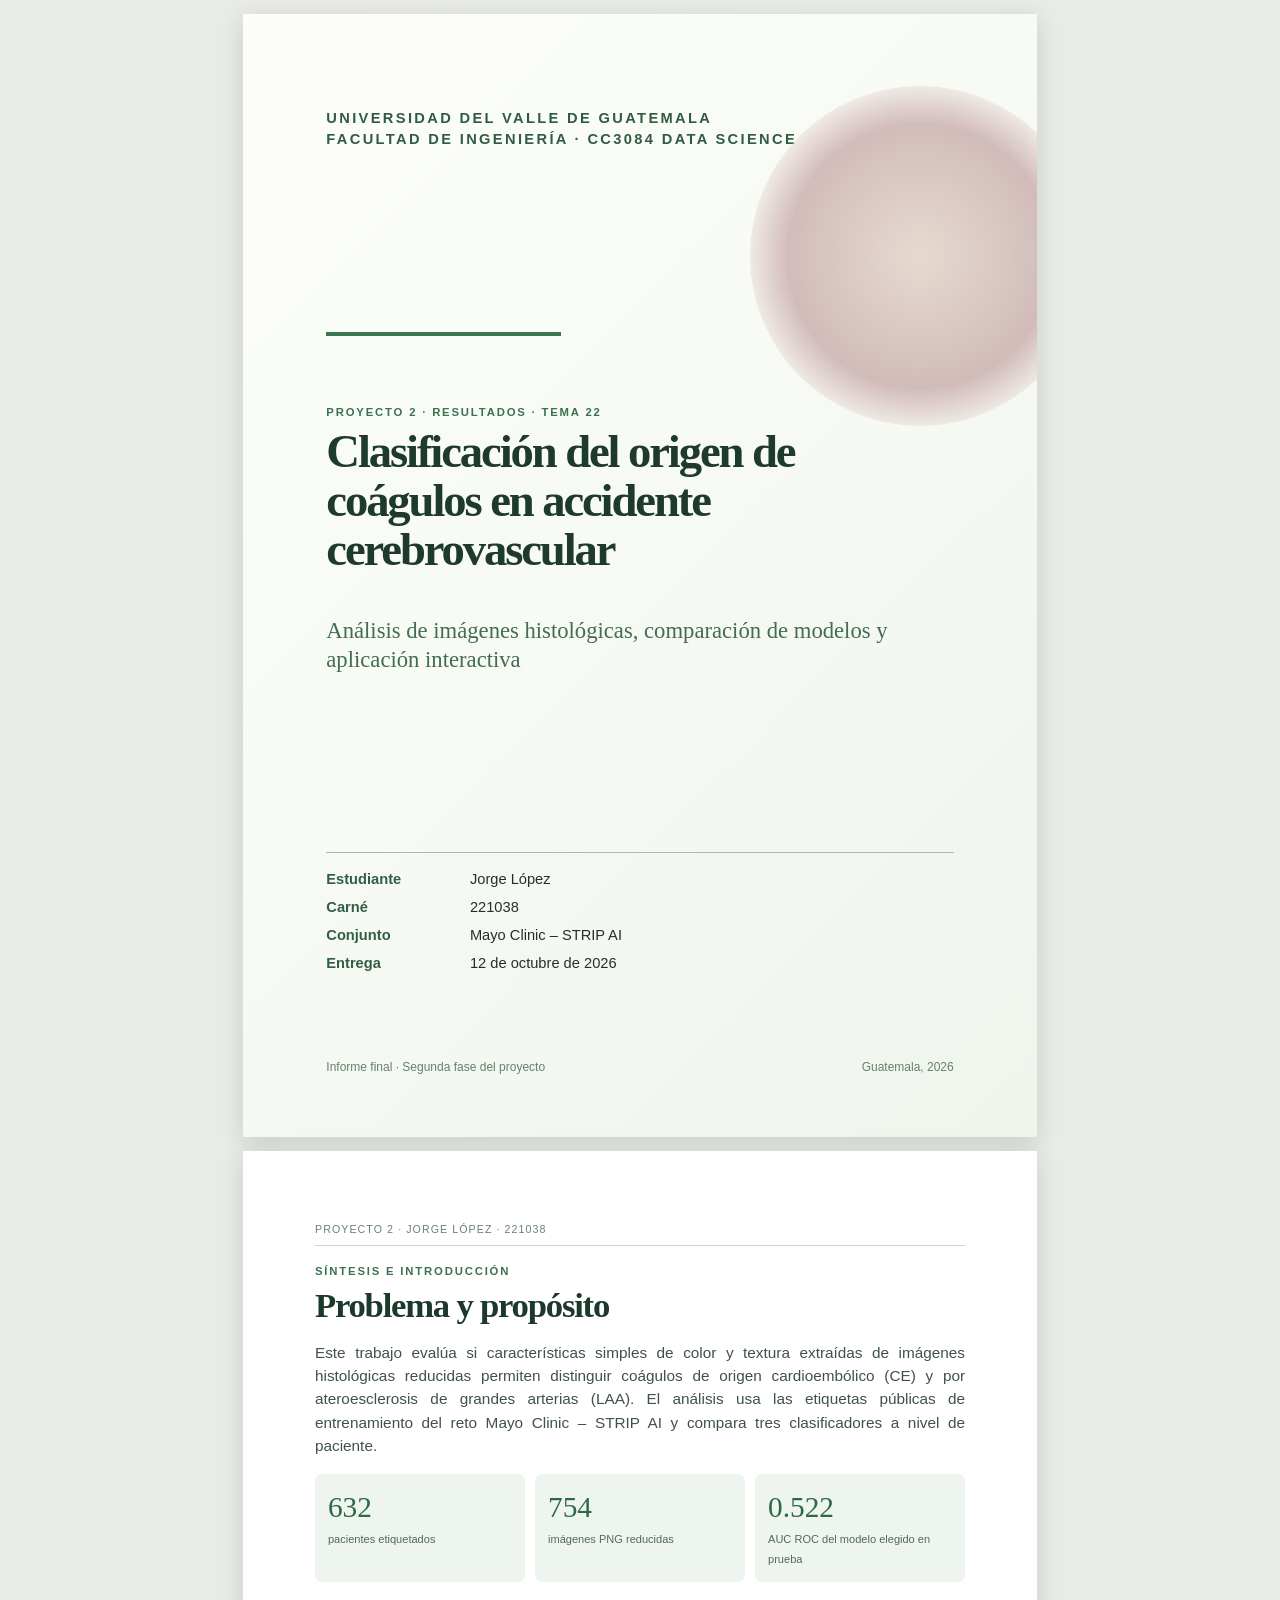
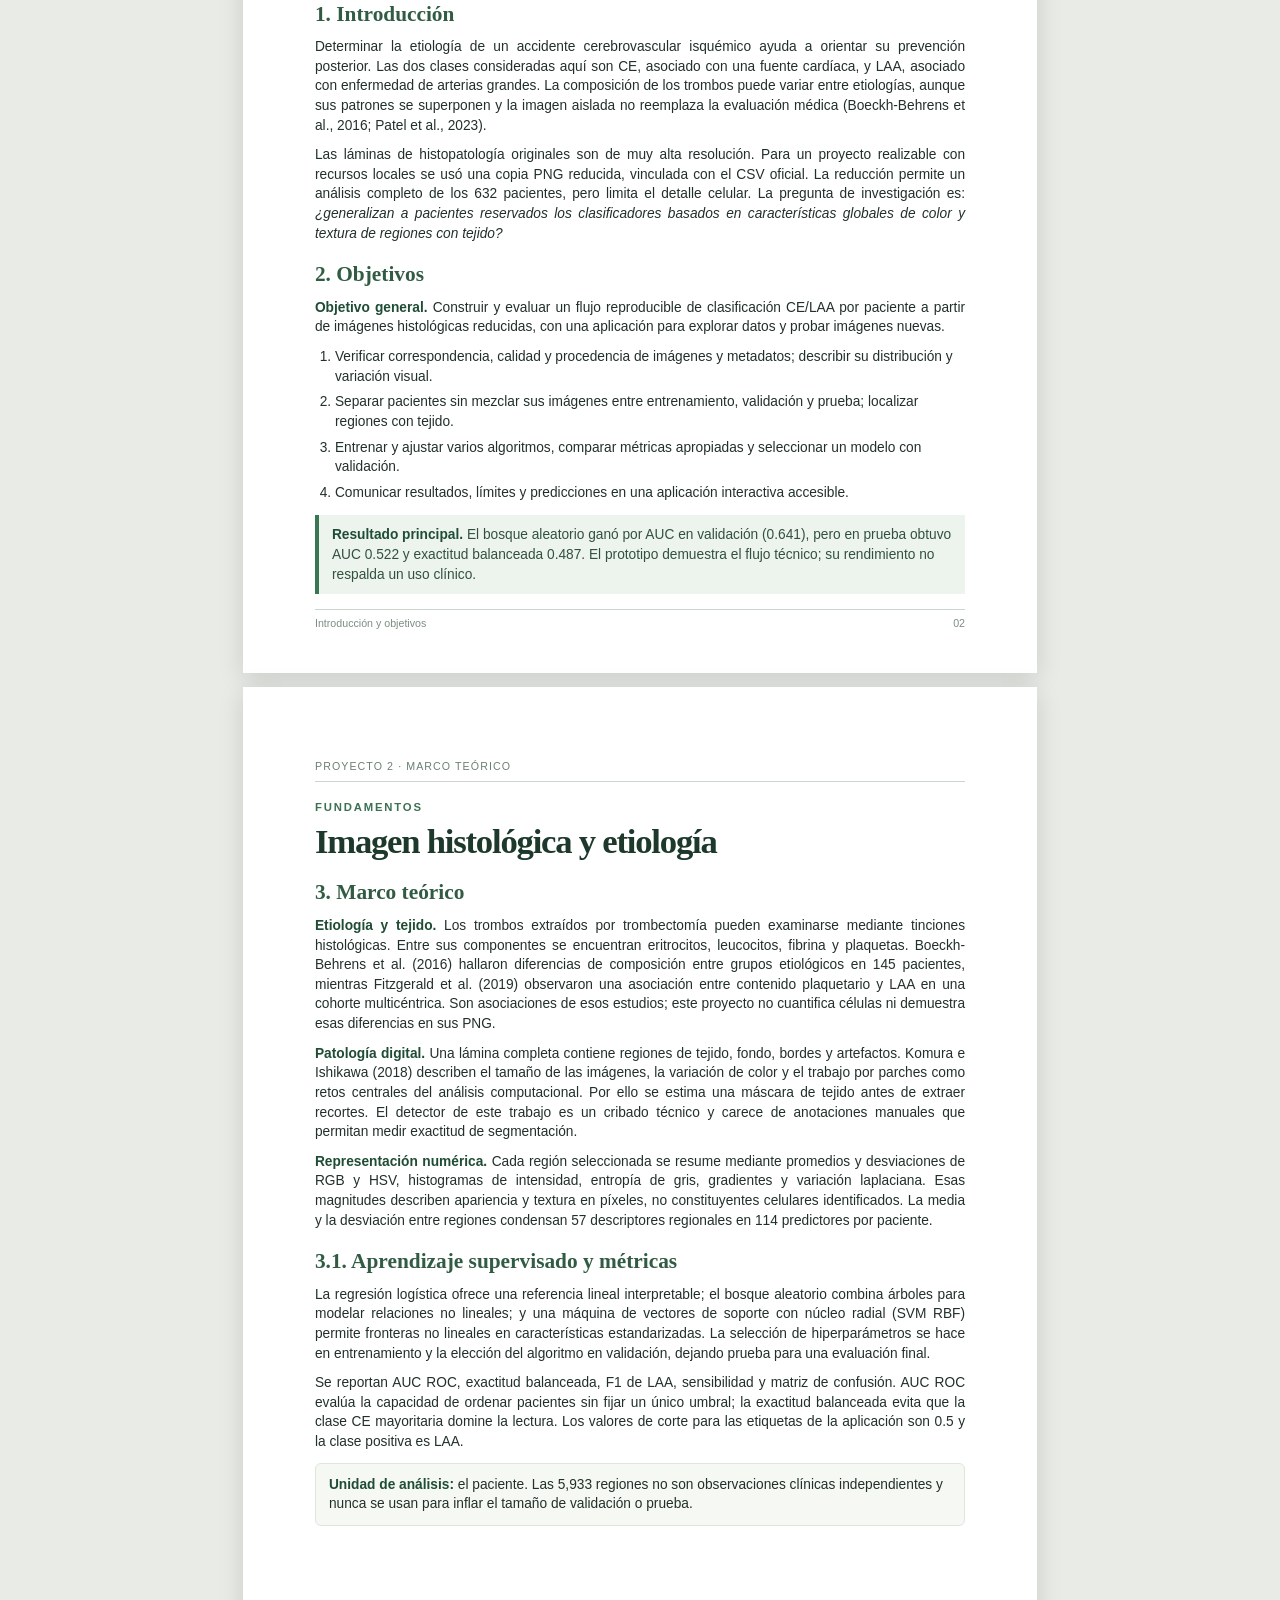
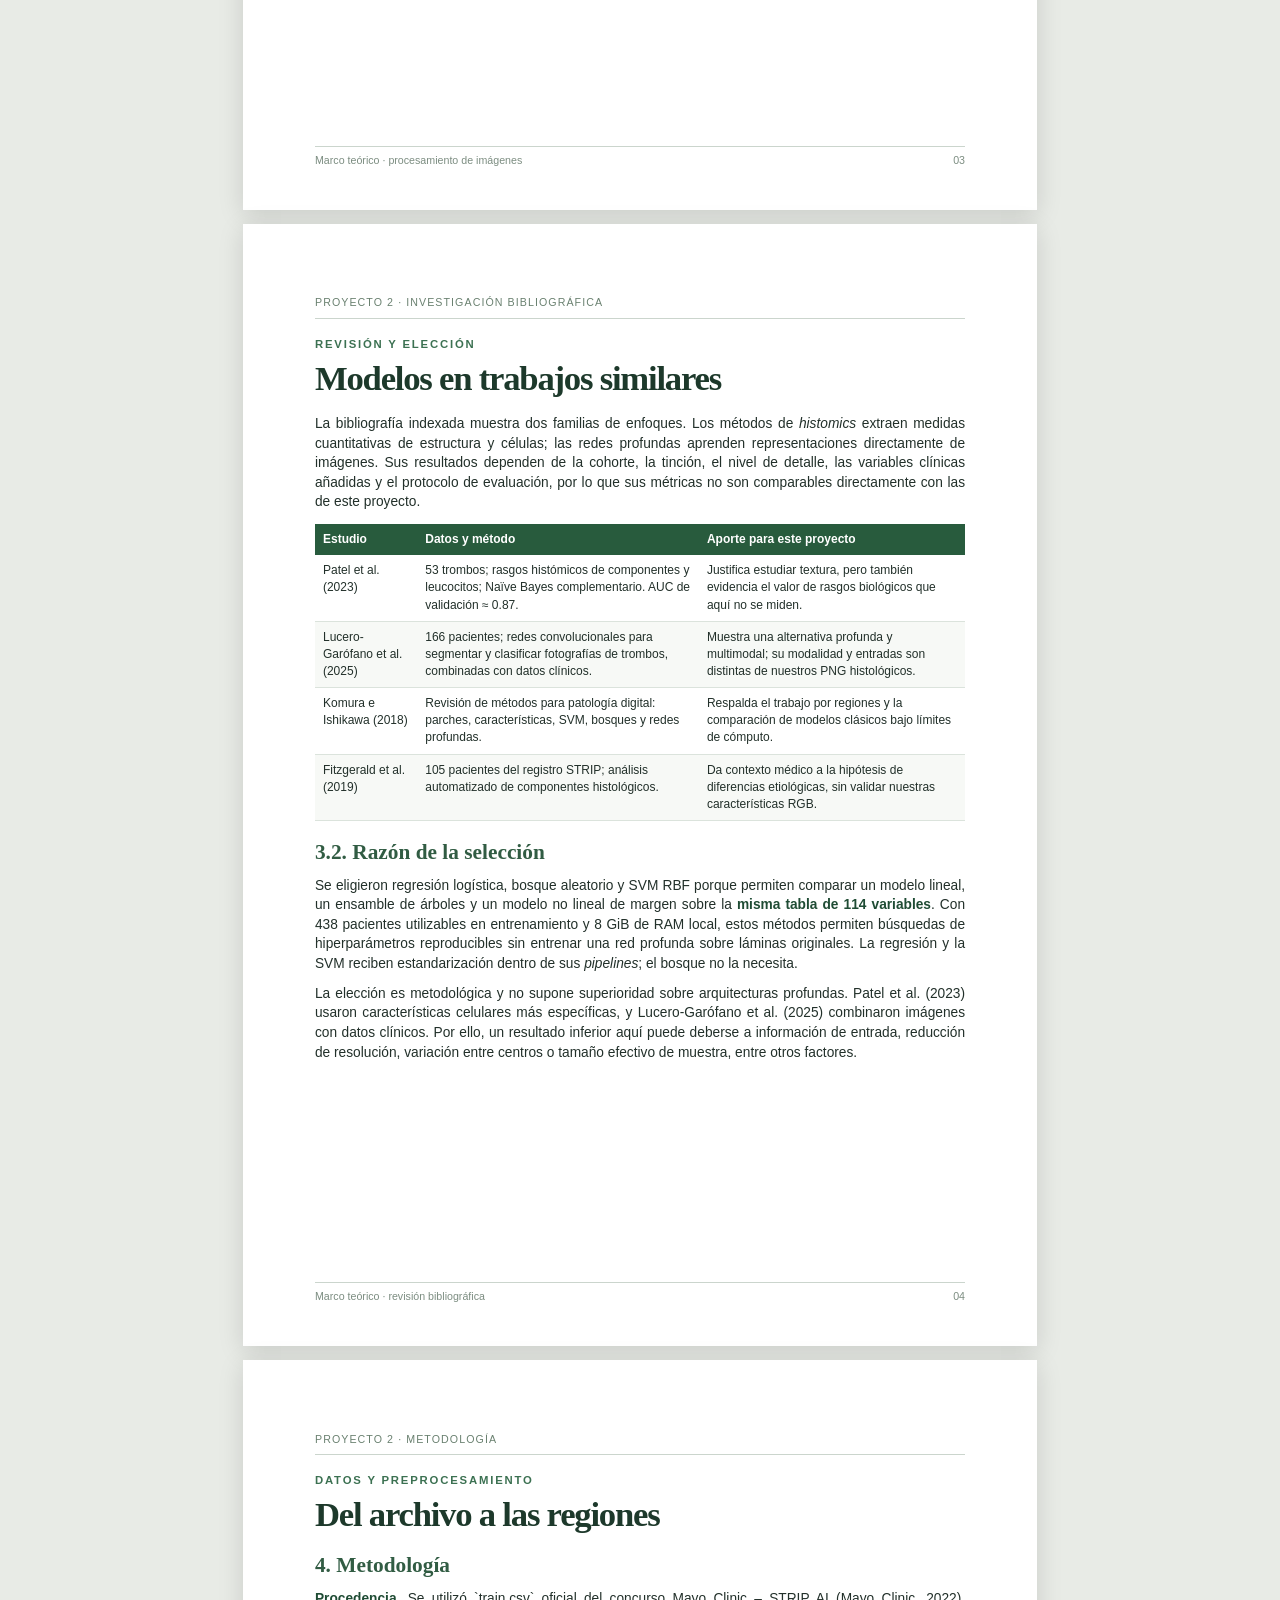
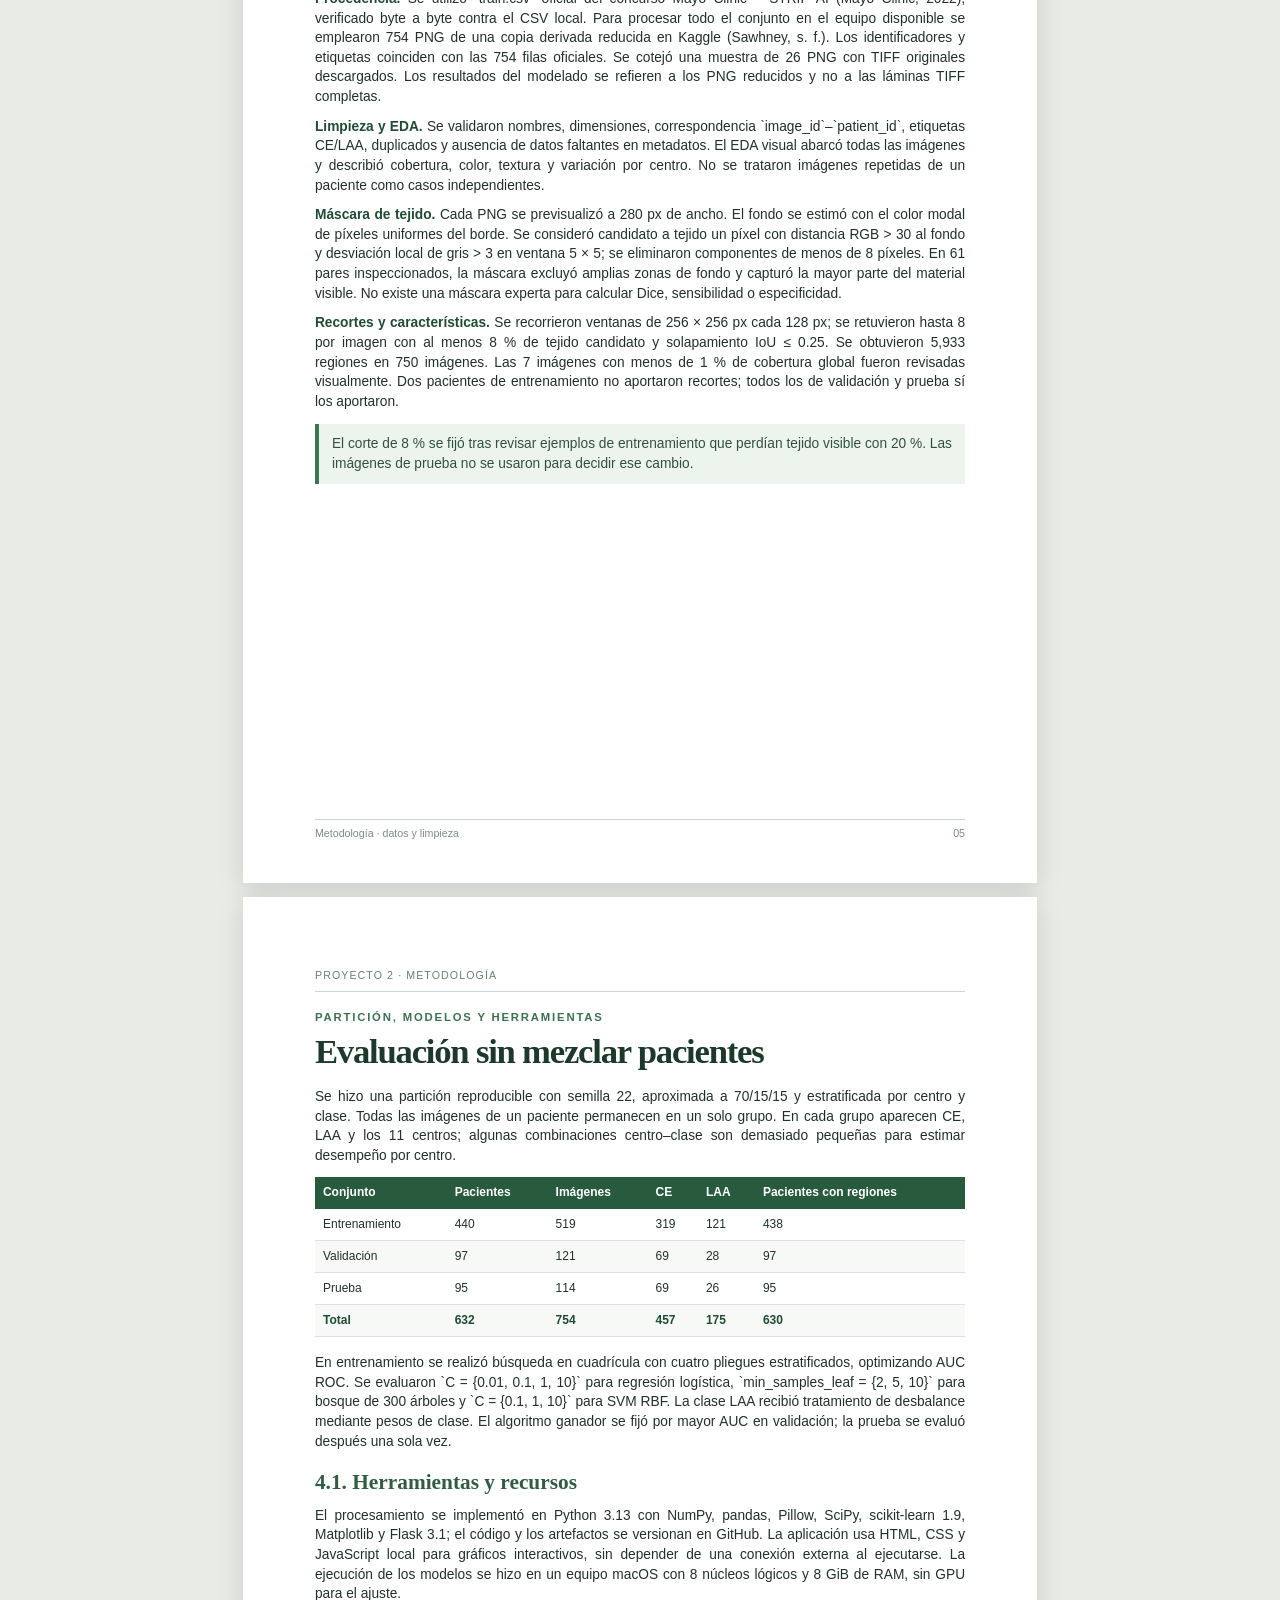
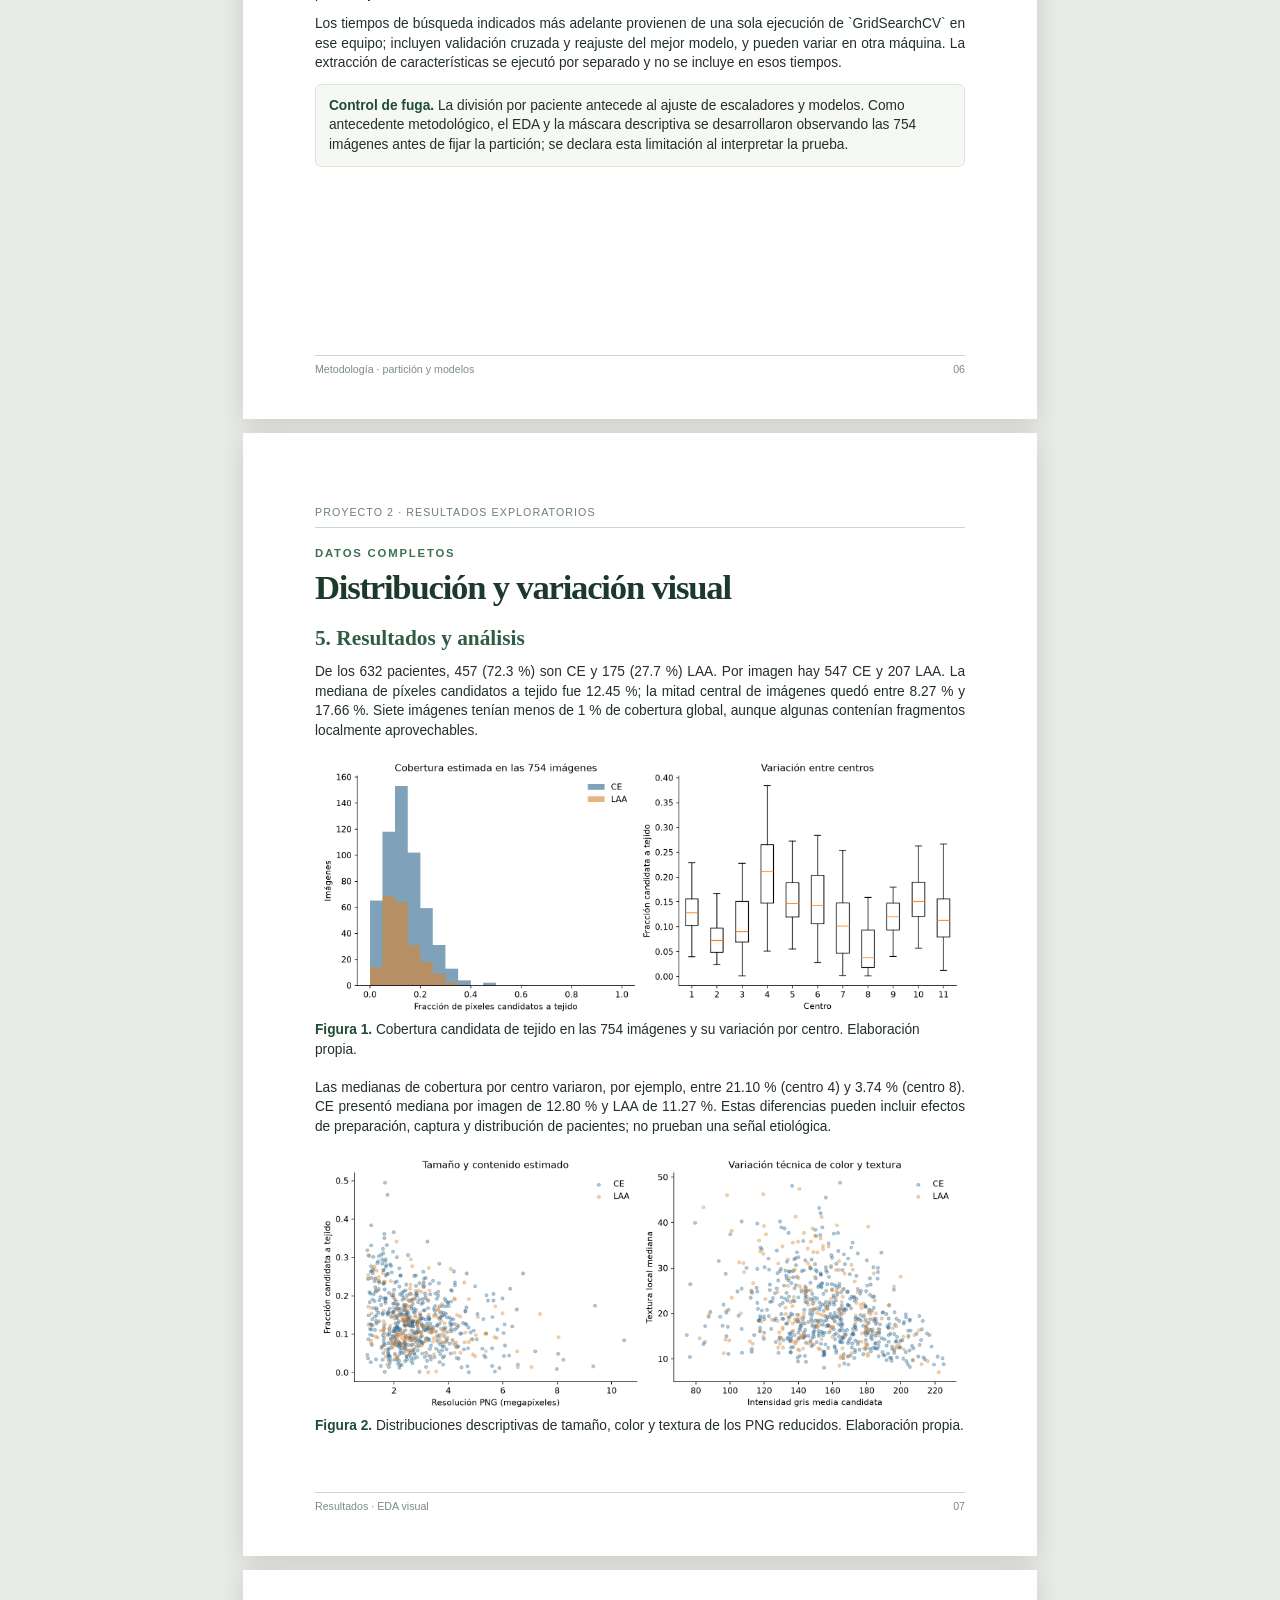
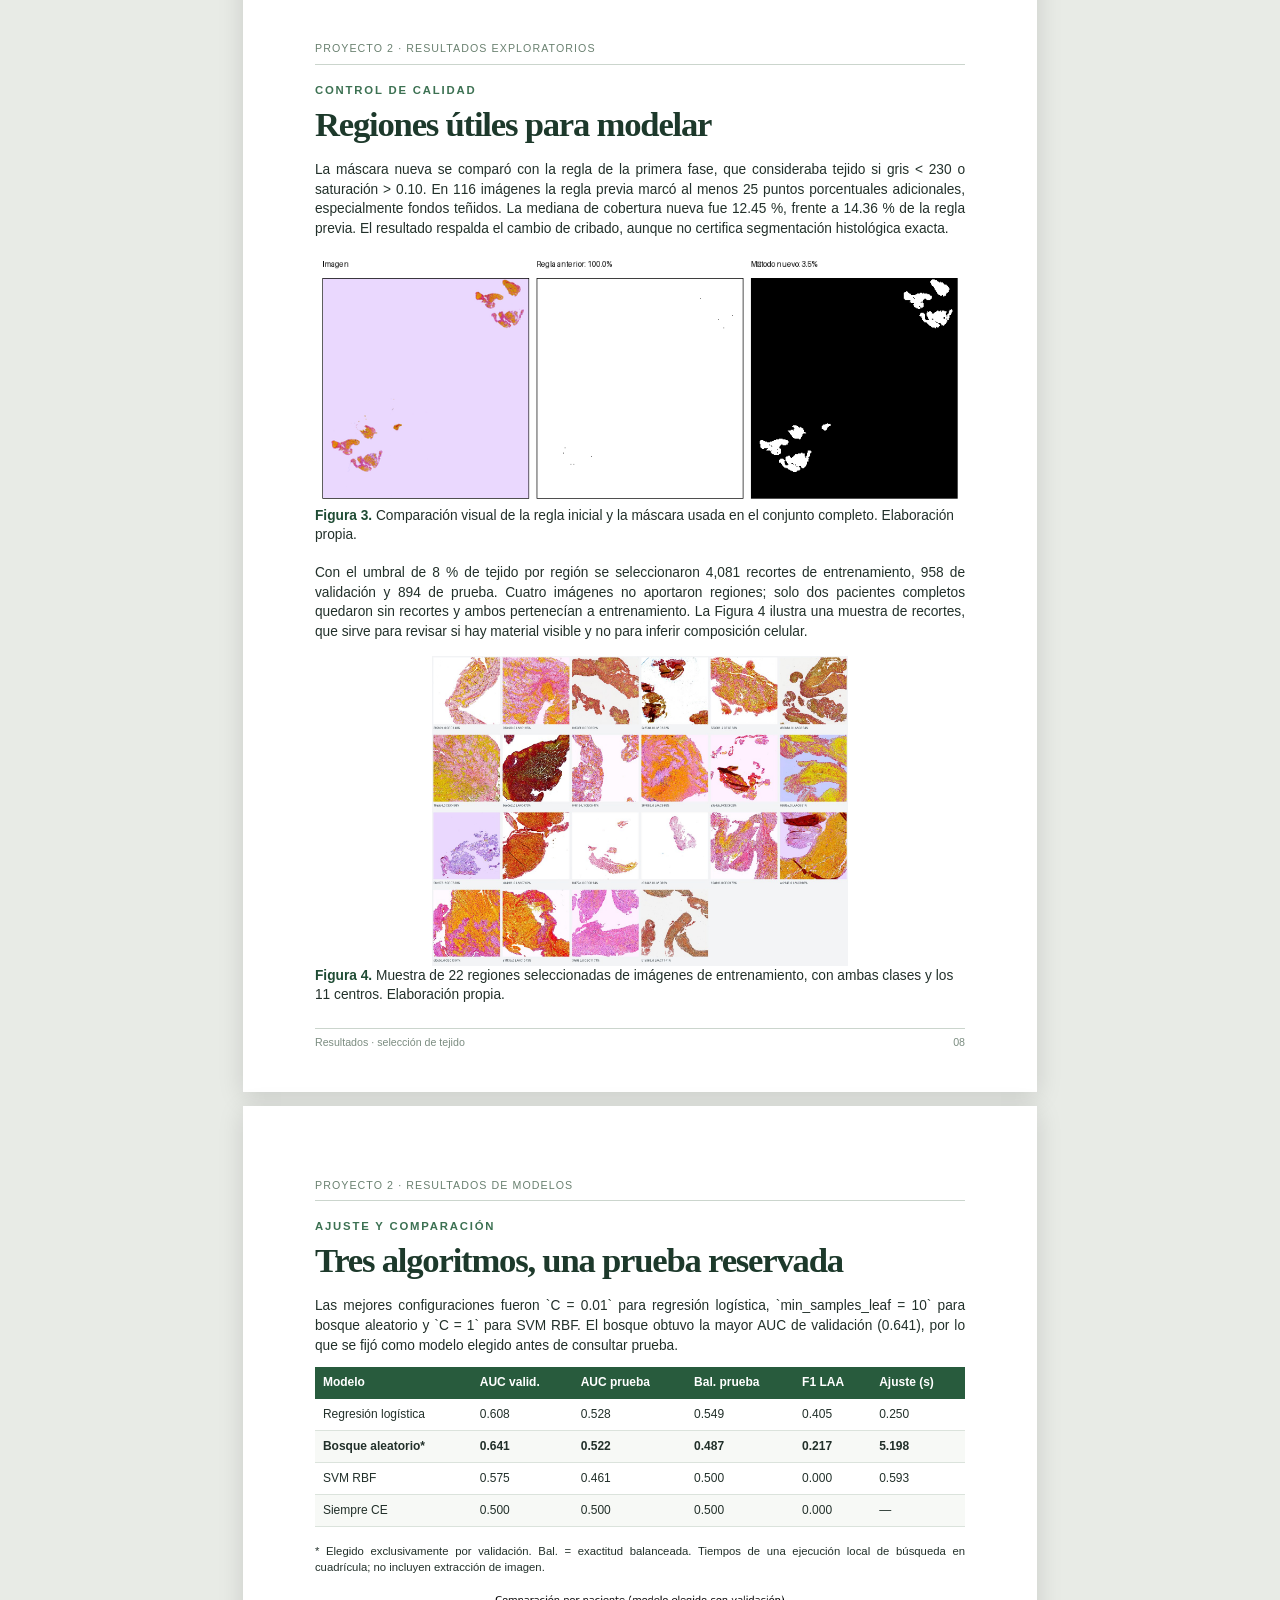
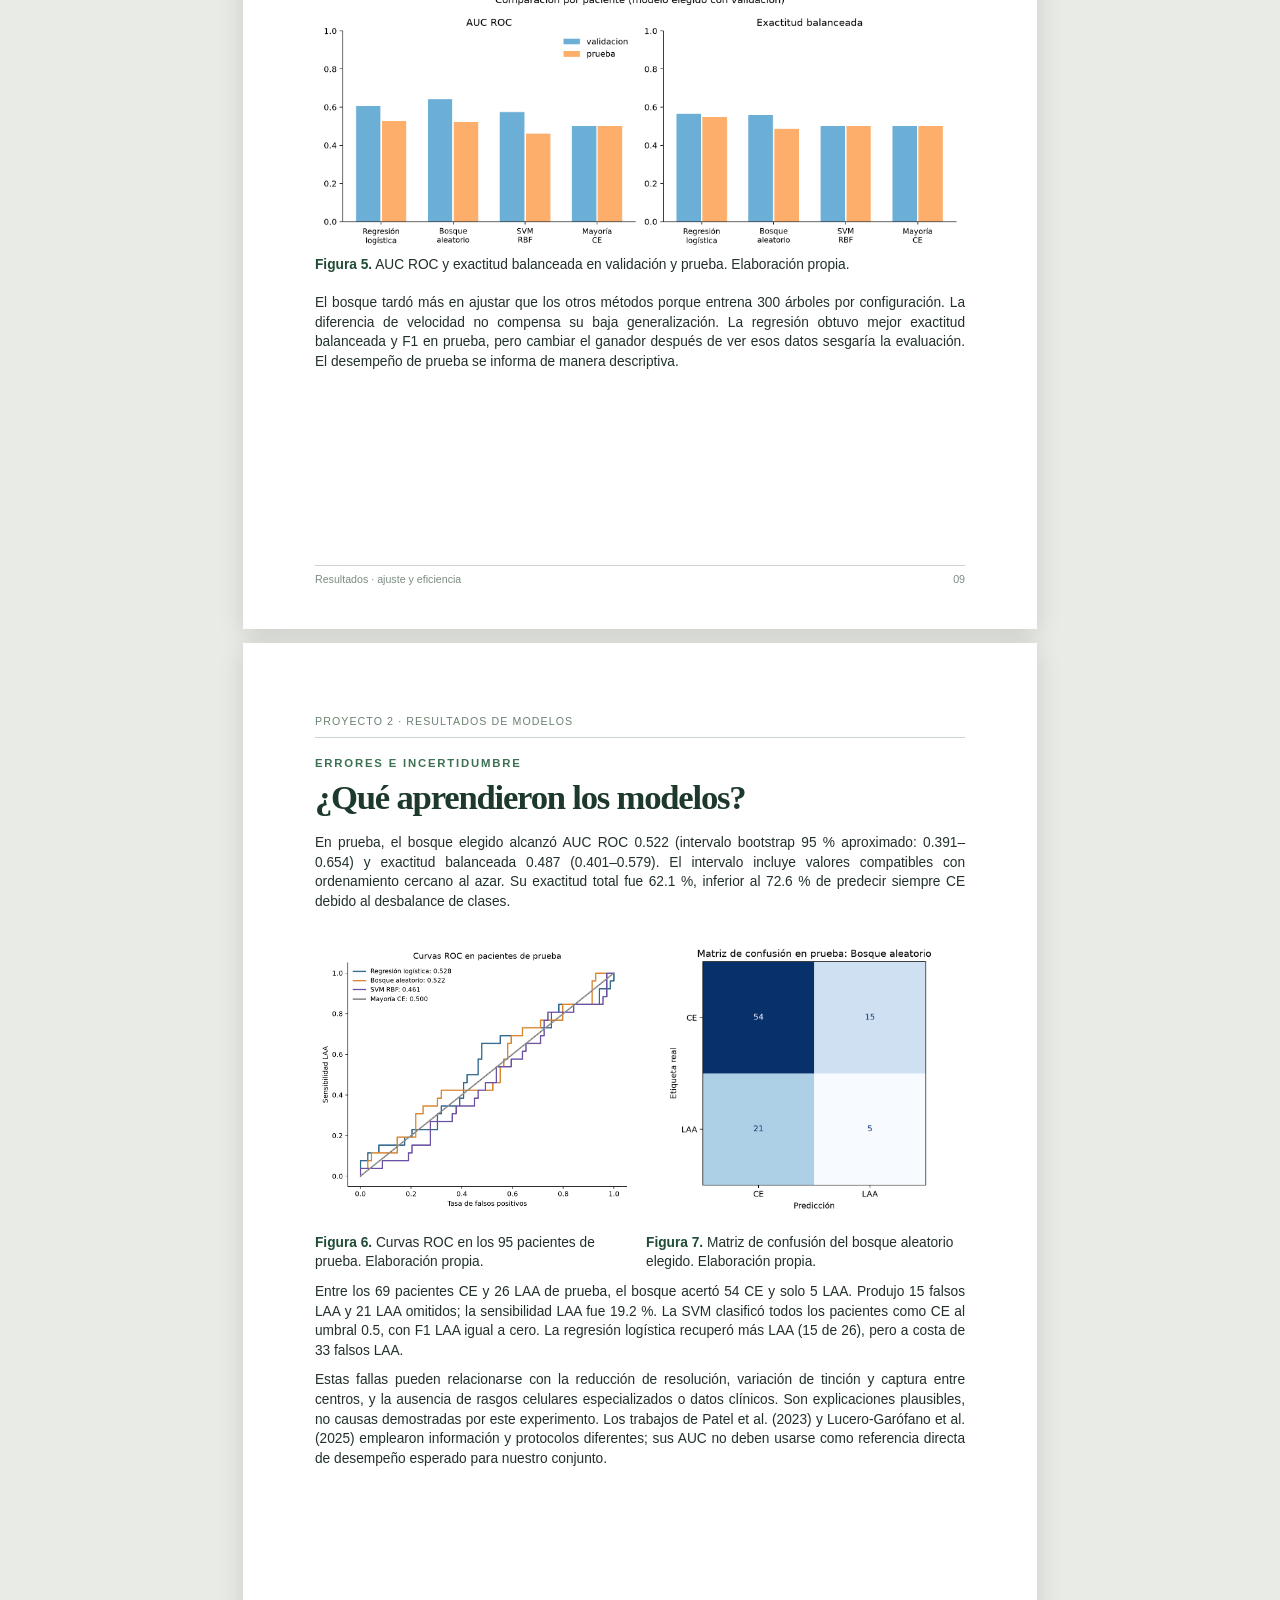
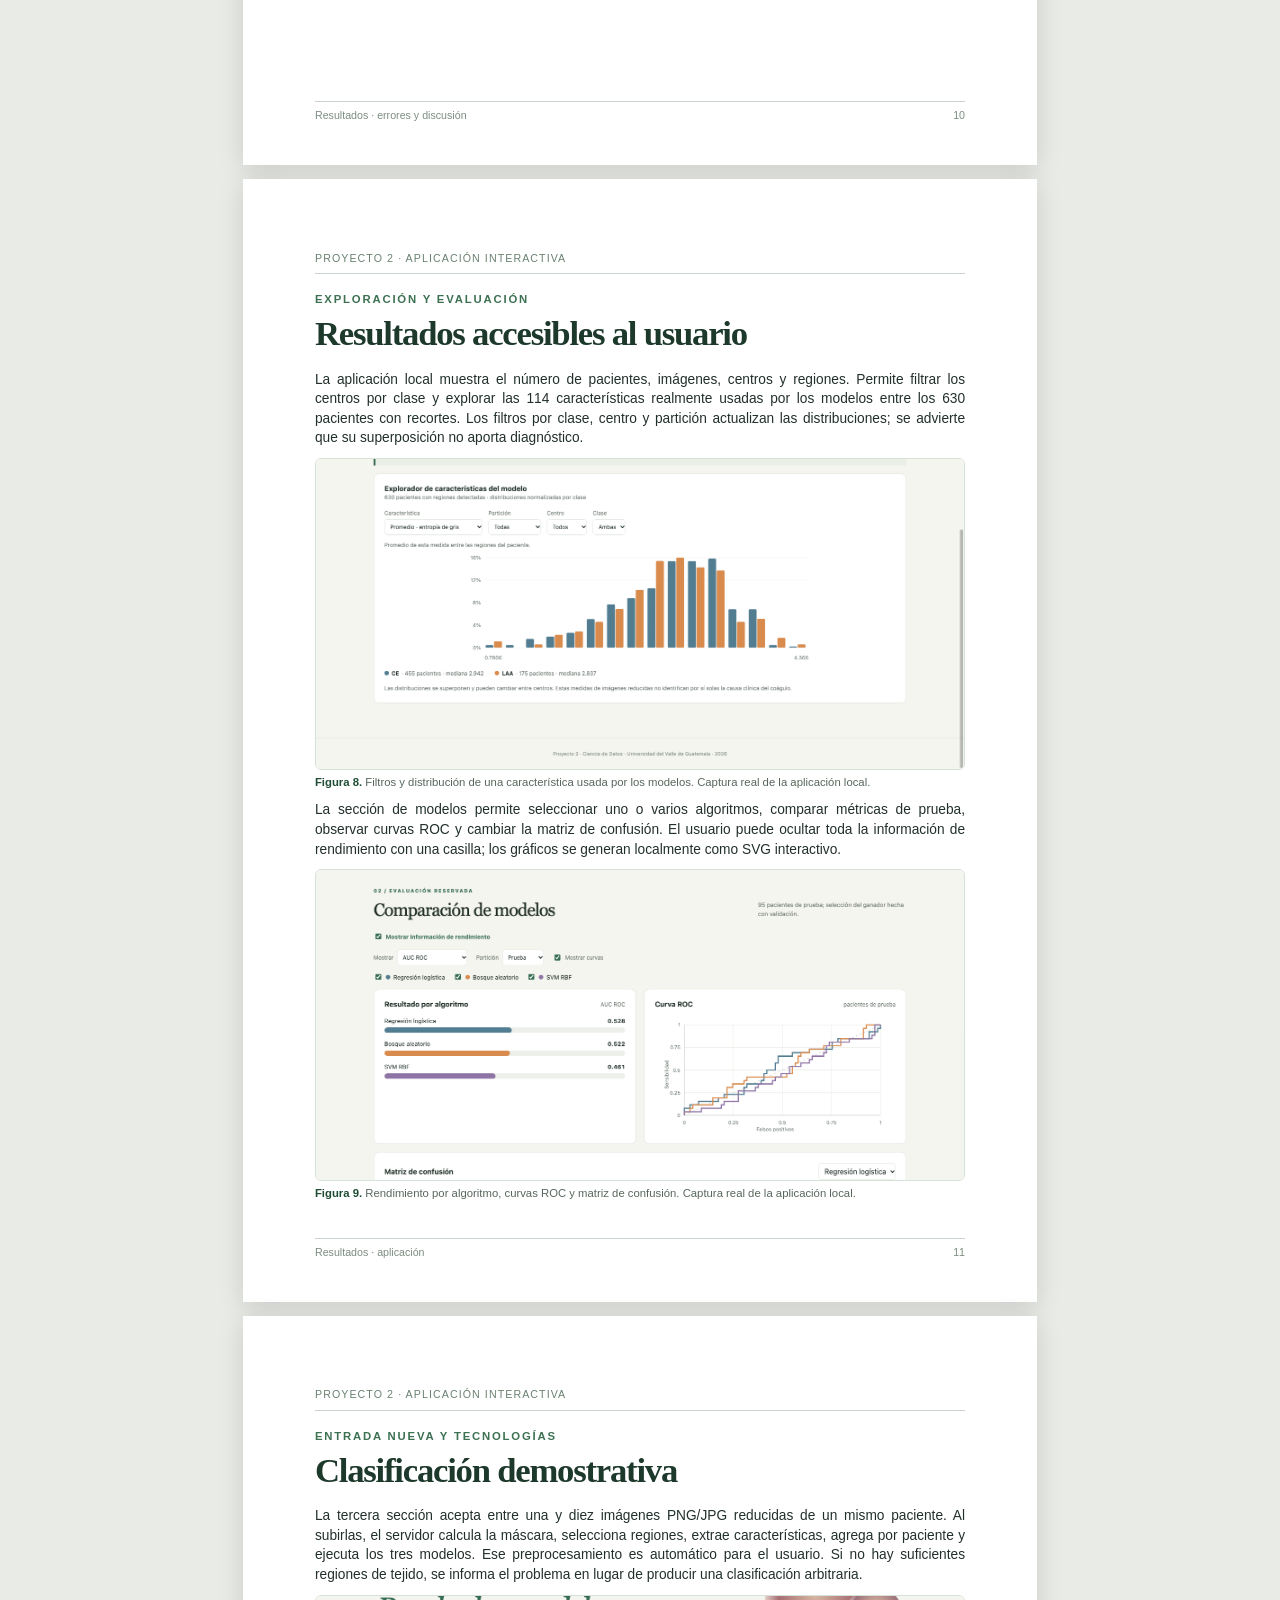
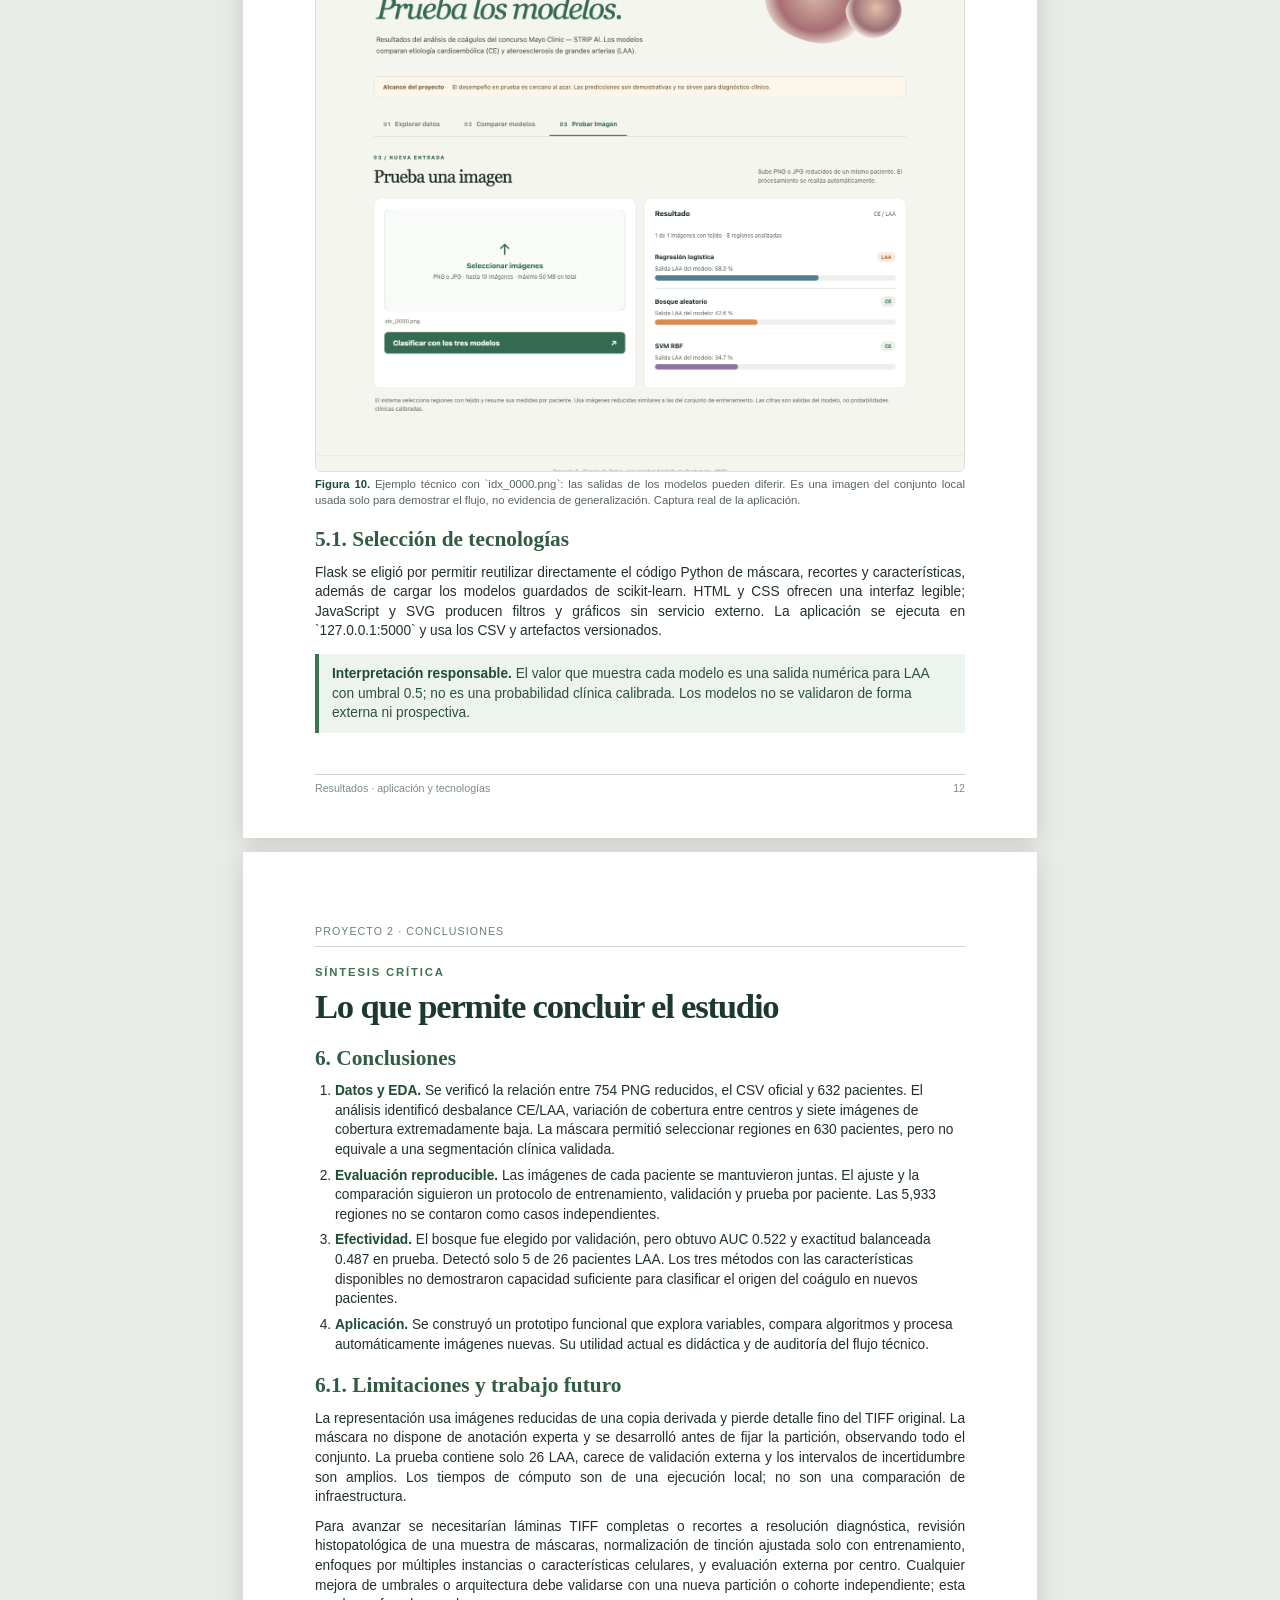
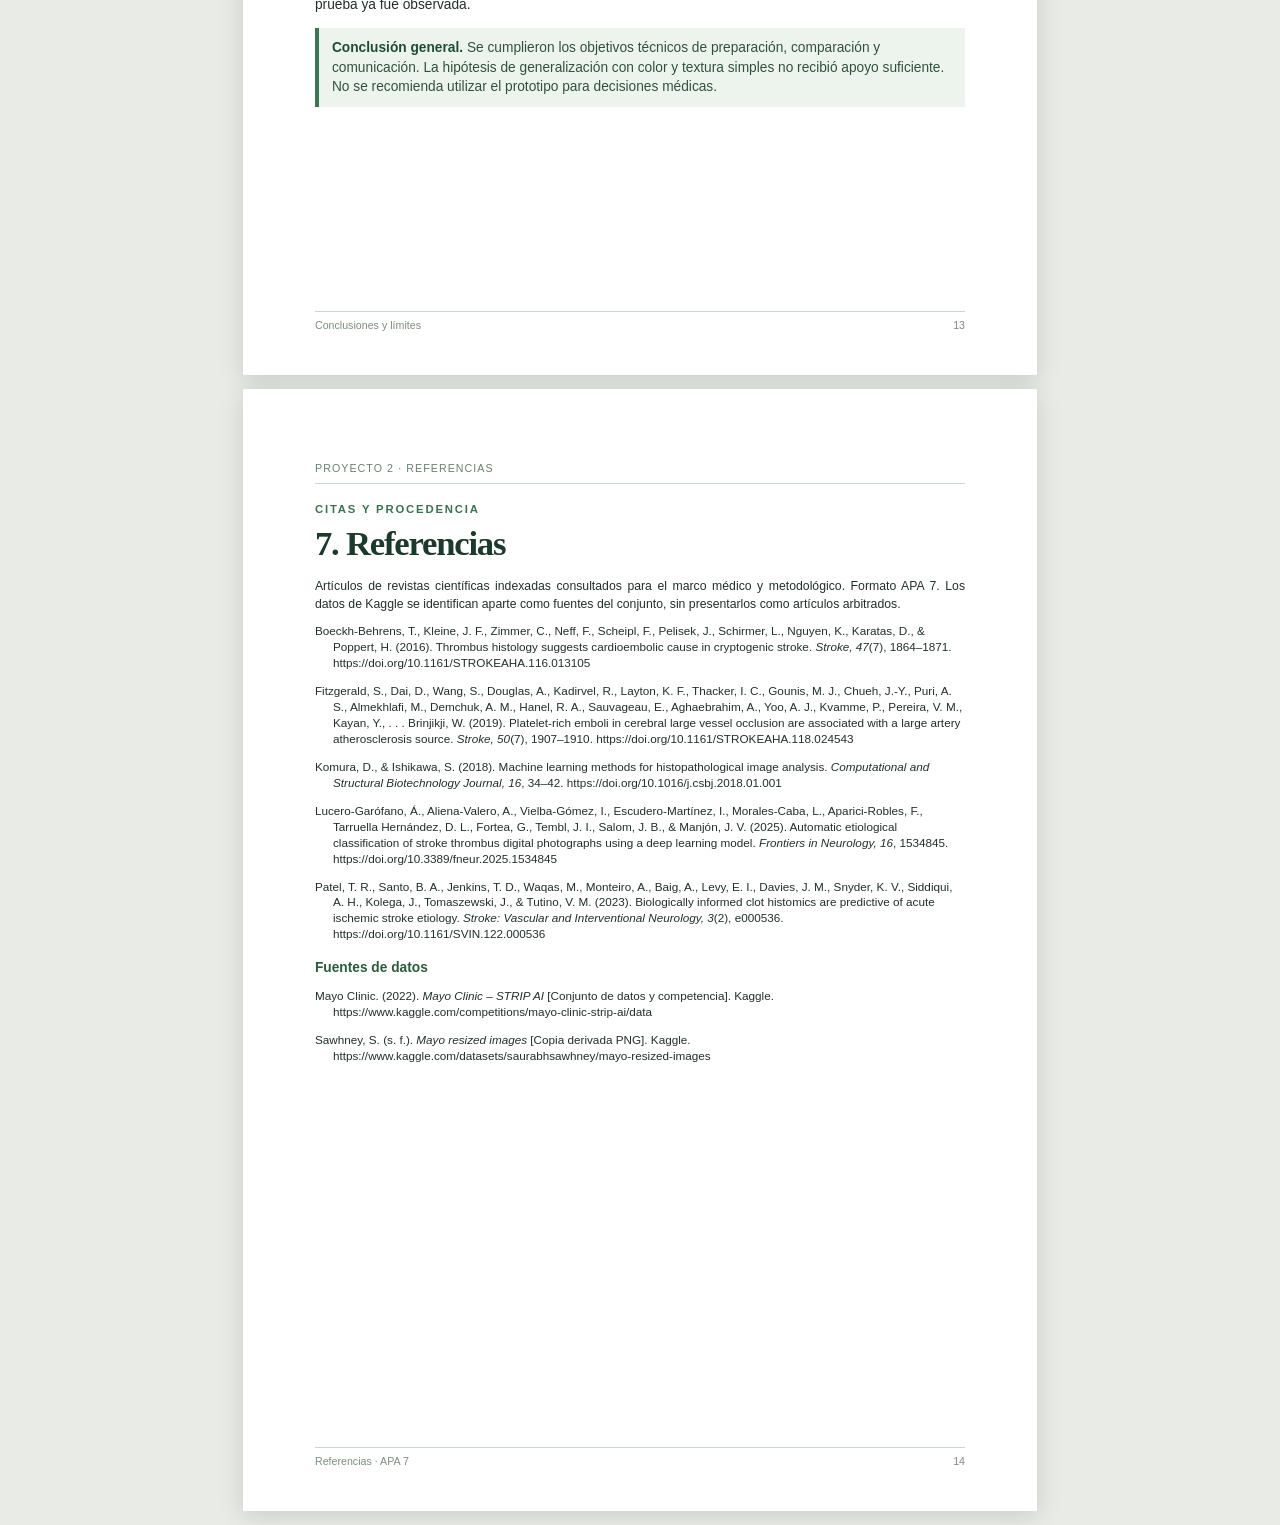
<file: INFORME_FINAL_PROYECTO2.html>
<!doctype html>
<html lang="es">
<head>
<meta charset="utf-8">
<title>Informe final · Proyecto 2 · Jorge López</title>
<style>
@page{size:A4;margin:0}*{box-sizing:border-box}html,body{margin:0}body{background:#e8ebe6;color:#22302a;font-family:Arial,Helvetica,sans-serif;font-size:10.3pt;line-height:1.43}.sheet{width:210mm;height:297mm;padding:19mm 19mm 17mm;background:white;margin:14px auto;position:relative;overflow:hidden;box-shadow:0 5px 24px #0002;break-after:page}.sheet:last-child{break-after:auto}.running{font-size:8pt;letter-spacing:.1em;text-transform:uppercase;color:#6a8170;border-bottom:1px solid #cbd5cd;padding-bottom:7px;margin-bottom:17px}.footer{position:absolute;bottom:11mm;left:19mm;right:19mm;border-top:1px solid #cbd5cd;padding-top:6px;color:#7c8d81;font-size:8pt;display:flex;justify-content:space-between}.kicker{color:#3c7152;text-transform:uppercase;letter-spacing:.16em;font-size:8.5pt;font-weight:bold;margin:0 0 7px}.title{font-family:Georgia,serif;font-size:26pt;line-height:1.1;letter-spacing:-.035em;color:#1d392b;margin:0 0 17px}.sub{font-family:Georgia,serif;font-size:16pt;color:#315c43;margin:16px 0 8px}.minor{font-size:10.5pt;font-weight:bold;color:#2a5c3d;margin:14px 0 5px}p{margin:0 0 10px;text-align:justify}ul,ol{margin:5px 0 11px;padding-left:20px}li{margin:0 0 6px}strong{color:#1f4c34}.lead{font-size:11.5pt;line-height:1.52;color:#3f5245}.callout{border-left:4px solid #3a7652;background:#edf4ee;padding:10px 13px;margin:13px 0;color:#31513e}.soft{background:#f6f8f4;border:1px solid #dce6dc;padding:11px 13px;border-radius:6px;margin:11px 0}.fig{margin:14px 0 18px}.fig img{width:100%;height:auto;display:block;object-fit:contain}.fig.compact img{max-height:82mm}.fig.medium img{max-height:95mm}#region-page .fig.medium img{max-height:82mm}.fig.tall img{max-height:115mm}.figcaption{font-size:8.5pt;line-height:1.36;color:#58675c;margin-top:5px}.twocol{display:grid;grid-template-columns:1fr 1fr;gap:12px}.metrics{display:grid;grid-template-columns:repeat(3,1fr);gap:10px;margin:17px 0}.metric{background:#eef4ee;padding:13px;border-radius:7px}.metric b{display:block;font-family:Georgia,serif;font-size:22pt;color:#2e6849;font-weight:normal}.metric span{font-size:8.3pt;color:#526a58}.table{width:100%;border-collapse:collapse;font-size:9pt;margin:12px 0 16px}.table th{background:#285b3d;color:white;text-align:left;padding:7px 8px;font-weight:600}.table td{border-bottom:1px solid #dbe3dc;padding:7px 8px;vertical-align:top}.table tr:nth-child(even) td{background:#f7f9f6}.table .best td{font-weight:bold;background:#ecf4ed}.small{font-size:9.2pt}.tiny{font-size:8.5pt}.ref{font-size:8.8pt;line-height:1.36;margin:0 0 12px;padding-left:18px;text-indent:-18px;overflow-wrap:anywhere;text-align:left}.refs-title{margin-bottom:16px}.cover{background:linear-gradient(135deg,#fdfefb 0%,#eff4ed 100%);padding:25mm 22mm}.cover .mark{font-size:11pt;letter-spacing:.16em;color:#315c43;font-weight:bold}.cover .rule{height:4px;background:#3b7652;width:62mm;margin:48mm 0 18mm}.cover h1{font-family:Georgia,serif;font-size:35pt;letter-spacing:-.045em;line-height:1.05;color:#1e3a2c;margin:0 0 11mm}.cover .subtitle{font-family:Georgia,serif;font-size:17pt;color:#426d50;line-height:1.3}.cover .details{position:absolute;bottom:42mm;left:22mm;right:22mm;border-top:1px solid #a8bba9;padding-top:13px;font-size:11pt;line-height:1.9}.cover .details b{display:inline-block;width:38mm;color:#315f44}.cover .bottom{position:absolute;bottom:16mm;left:22mm;right:22mm;font-size:9pt;color:#66806b;display:flex;justify-content:space-between}.figrow{display:grid;grid-template-columns:1fr 1fr;gap:12px}.figrow .fig{margin:5px 0 10px}.figrow img{height:81mm;object-fit:contain}.screen{border:1px solid #d8e1d8;border-radius:6px;overflow:hidden}.screen img{width:100%;display:block}.screen.crop img{height:82mm;object-fit:cover;object-position:top}.screen.feature img{object-position:bottom}.page-note{font-size:8.5pt;color:#637367}.ref-head{margin-top:16px;font-weight:bold;color:#2a5c3d}@media print{body{background:#fff}.sheet{margin:0;box-shadow:none;print-color-adjust:exact;-webkit-print-color-adjust:exact}}
.cover .circle{position:absolute;width:90mm;height:90mm;border-radius:50%;background:radial-gradient(circle,#d5bbab,#ad7e80 55%,#efe6df 73%,transparent 75%);right:-14mm;top:19mm;opacity:.5}
</style>
</head>
<body>
<section class="sheet cover">
 <div class="circle"></div><div class="mark">UNIVERSIDAD DEL VALLE DE GUATEMALA<br>FACULTAD DE INGENIERÍA · CC3084 DATA SCIENCE</div>
 <div class="rule"></div><p class="kicker">Proyecto 2 · Resultados · Tema 22</p>
 <h1>Clasificación del origen de coágulos en accidente cerebrovascular</h1>
 <div class="subtitle">Análisis de imágenes histológicas, comparación de modelos y aplicación interactiva</div>
 <div class="details"><div><b>Estudiante</b>Jorge López</div><div><b>Carné</b>221038</div><div><b>Conjunto</b>Mayo Clinic – STRIP AI</div><div><b>Entrega</b>12 de octubre de 2026</div></div>
 <div class="bottom"><span>Informe final · Segunda fase del proyecto</span><span>Guatemala, 2026</span></div>
</section>

<section class="sheet"><div class="running">Proyecto 2 · Jorge López · 221038</div><p class="kicker">Síntesis e introducción</p><h2 class="title">Problema y propósito</h2>
 <p class="lead">Este trabajo evalúa si características simples de color y textura extraídas de imágenes histológicas reducidas permiten distinguir coágulos de origen cardioembólico (CE) y por ateroesclerosis de grandes arterias (LAA). El análisis usa las etiquetas públicas de entrenamiento del reto Mayo Clinic – STRIP AI y compara tres clasificadores a nivel de paciente.</p>
 <div class="metrics"><div class="metric"><b>632</b><span>pacientes etiquetados</span></div><div class="metric"><b>754</b><span>imágenes PNG reducidas</span></div><div class="metric"><b>0.522</b><span>AUC ROC del modelo elegido en prueba</span></div></div>
 <h3 class="sub">1. Introducción</h3>
 <p>Determinar la etiología de un accidente cerebrovascular isquémico ayuda a orientar su prevención posterior. Las dos clases consideradas aquí son CE, asociado con una fuente cardíaca, y LAA, asociado con enfermedad de arterias grandes. La composición de los trombos puede variar entre etiologías, aunque sus patrones se superponen y la imagen aislada no reemplaza la evaluación médica (Boeckh-Behrens et al., 2016; Patel et al., 2023).</p>
 <p>Las láminas de histopatología originales son de muy alta resolución. Para un proyecto realizable con recursos locales se usó una copia PNG reducida, vinculada con el CSV oficial. La reducción permite un análisis completo de los 632 pacientes, pero limita el detalle celular. La pregunta de investigación es: <em>¿generalizan a pacientes reservados los clasificadores basados en características globales de color y textura de regiones con tejido?</em></p>
 <h3 class="sub">2. Objetivos</h3>
 <p><strong>Objetivo general.</strong> Construir y evaluar un flujo reproducible de clasificación CE/LAA por paciente a partir de imágenes histológicas reducidas, con una aplicación para explorar datos y probar imágenes nuevas.</p>
 <ol><li>Verificar correspondencia, calidad y procedencia de imágenes y metadatos; describir su distribución y variación visual.</li><li>Separar pacientes sin mezclar sus imágenes entre entrenamiento, validación y prueba; localizar regiones con tejido.</li><li>Entrenar y ajustar varios algoritmos, comparar métricas apropiadas y seleccionar un modelo con validación.</li><li>Comunicar resultados, límites y predicciones en una aplicación interactiva accesible.</li></ol>
 <div class="callout"><strong>Resultado principal.</strong> El bosque aleatorio ganó por AUC en validación (0.641), pero en prueba obtuvo AUC 0.522 y exactitud balanceada 0.487. El prototipo demuestra el flujo técnico; su rendimiento no respalda un uso clínico.</div>
 <div class="footer"><span>Introducción y objetivos</span><span>02</span></div>
</section>

<section class="sheet"><div class="running">Proyecto 2 · Marco teórico</div><p class="kicker">Fundamentos</p><h2 class="title">Imagen histológica y etiología</h2>
 <h3 class="sub">3. Marco teórico</h3>
 <p><strong>Etiología y tejido.</strong> Los trombos extraídos por trombectomía pueden examinarse mediante tinciones histológicas. Entre sus componentes se encuentran eritrocitos, leucocitos, fibrina y plaquetas. Boeckh-Behrens et al. (2016) hallaron diferencias de composición entre grupos etiológicos en 145 pacientes, mientras Fitzgerald et al. (2019) observaron una asociación entre contenido plaquetario y LAA en una cohorte multicéntrica. Son asociaciones de esos estudios; este proyecto no cuantifica células ni demuestra esas diferencias en sus PNG.</p>
 <p><strong>Patología digital.</strong> Una lámina completa contiene regiones de tejido, fondo, bordes y artefactos. Komura e Ishikawa (2018) describen el tamaño de las imágenes, la variación de color y el trabajo por parches como retos centrales del análisis computacional. Por ello se estima una máscara de tejido antes de extraer recortes. El detector de este trabajo es un cribado técnico y carece de anotaciones manuales que permitan medir exactitud de segmentación.</p>
 <p><strong>Representación numérica.</strong> Cada región seleccionada se resume mediante promedios y desviaciones de RGB y HSV, histogramas de intensidad, entropía de gris, gradientes y variación laplaciana. Esas magnitudes describen apariencia y textura en píxeles, no constituyentes celulares identificados. La media y la desviación entre regiones condensan 57 descriptores regionales en 114 predictores por paciente.</p>
 <h3 class="sub">3.1. Aprendizaje supervisado y métricas</h3>
 <p>La regresión logística ofrece una referencia lineal interpretable; el bosque aleatorio combina árboles para modelar relaciones no lineales; y una máquina de vectores de soporte con núcleo radial (SVM RBF) permite fronteras no lineales en características estandarizadas. La selección de hiperparámetros se hace en entrenamiento y la elección del algoritmo en validación, dejando prueba para una evaluación final.</p>
 <p>Se reportan AUC ROC, exactitud balanceada, F1 de LAA, sensibilidad y matriz de confusión. AUC ROC evalúa la capacidad de ordenar pacientes sin fijar un único umbral; la exactitud balanceada evita que la clase CE mayoritaria domine la lectura. Los valores de corte para las etiquetas de la aplicación son 0.5 y la clase positiva es LAA.</p>
 <div class="soft"><strong>Unidad de análisis:</strong> el paciente. Las 5,933 regiones no son observaciones clínicas independientes y nunca se usan para inflar el tamaño de validación o prueba.</div>
 <div class="footer"><span>Marco teórico · procesamiento de imágenes</span><span>03</span></div>
</section>

<section class="sheet"><div class="running">Proyecto 2 · Investigación bibliográfica</div><p class="kicker">Revisión y elección</p><h2 class="title">Modelos en trabajos similares</h2>
 <p>La bibliografía indexada muestra dos familias de enfoques. Los métodos de <em>histomics</em> extraen medidas cuantitativas de estructura y células; las redes profundas aprenden representaciones directamente de imágenes. Sus resultados dependen de la cohorte, la tinción, el nivel de detalle, las variables clínicas añadidas y el protocolo de evaluación, por lo que sus métricas no son comparables directamente con las de este proyecto.</p>
 <table class="table"><thead><tr><th>Estudio</th><th>Datos y método</th><th>Aporte para este proyecto</th></tr></thead><tbody>
 <tr><td>Patel et al. (2023)</td><td>53 trombos; rasgos histómicos de componentes y leucocitos; Naïve Bayes complementario. AUC de validación ≈ 0.87.</td><td>Justifica estudiar textura, pero también evidencia el valor de rasgos biológicos que aquí no se miden.</td></tr>
 <tr><td>Lucero-Garófano et al. (2025)</td><td>166 pacientes; redes convolucionales para segmentar y clasificar fotografías de trombos, combinadas con datos clínicos.</td><td>Muestra una alternativa profunda y multimodal; su modalidad y entradas son distintas de nuestros PNG histológicos.</td></tr>
 <tr><td>Komura e Ishikawa (2018)</td><td>Revisión de métodos para patología digital: parches, características, SVM, bosques y redes profundas.</td><td>Respalda el trabajo por regiones y la comparación de modelos clásicos bajo límites de cómputo.</td></tr>
 <tr><td>Fitzgerald et al. (2019)</td><td>105 pacientes del registro STRIP; análisis automatizado de componentes histológicos.</td><td>Da contexto médico a la hipótesis de diferencias etiológicas, sin validar nuestras características RGB.</td></tr>
 </tbody></table>
 <h3 class="sub">3.2. Razón de la selección</h3>
 <p>Se eligieron regresión logística, bosque aleatorio y SVM RBF porque permiten comparar un modelo lineal, un ensamble de árboles y un modelo no lineal de margen sobre la <strong>misma tabla de 114 variables</strong>. Con 438 pacientes utilizables en entrenamiento y 8 GiB de RAM local, estos métodos permiten búsquedas de hiperparámetros reproducibles sin entrenar una red profunda sobre láminas originales. La regresión y la SVM reciben estandarización dentro de sus <em>pipelines</em>; el bosque no la necesita.</p>
 <p>La elección es metodológica y no supone superioridad sobre arquitecturas profundas. Patel et al. (2023) usaron características celulares más específicas, y Lucero-Garófano et al. (2025) combinaron imágenes con datos clínicos. Por ello, un resultado inferior aquí puede deberse a información de entrada, reducción de resolución, variación entre centros o tamaño efectivo de muestra, entre otros factores.</p>
 <div class="footer"><span>Marco teórico · revisión bibliográfica</span><span>04</span></div>
</section>

<section class="sheet"><div class="running">Proyecto 2 · Metodología</div><p class="kicker">Datos y preprocesamiento</p><h2 class="title">Del archivo a las regiones</h2>
 <h3 class="sub">4. Metodología</h3>
 <p><strong>Procedencia.</strong> Se utilizó `train.csv` oficial del concurso Mayo Clinic – STRIP AI (Mayo Clinic, 2022), verificado byte a byte contra el CSV local. Para procesar todo el conjunto en el equipo disponible se emplearon 754 PNG de una copia derivada reducida en Kaggle (Sawhney, s. f.). Los identificadores y etiquetas coinciden con las 754 filas oficiales. Se cotejó una muestra de 26 PNG con TIFF originales descargados. Los resultados del modelado se refieren a los PNG reducidos y no a las láminas TIFF completas.</p>
 <p><strong>Limpieza y EDA.</strong> Se validaron nombres, dimensiones, correspondencia `image_id`–`patient_id`, etiquetas CE/LAA, duplicados y ausencia de datos faltantes en metadatos. El EDA visual abarcó todas las imágenes y describió cobertura, color, textura y variación por centro. No se trataron imágenes repetidas de un paciente como casos independientes.</p>
 <p><strong>Máscara de tejido.</strong> Cada PNG se previsualizó a 280 px de ancho. El fondo se estimó con el color modal de píxeles uniformes del borde. Se consideró candidato a tejido un píxel con distancia RGB &gt; 30 al fondo y desviación local de gris &gt; 3 en ventana 5 × 5; se eliminaron componentes de menos de 8 píxeles. En 61 pares inspeccionados, la máscara excluyó amplias zonas de fondo y capturó la mayor parte del material visible. No existe una máscara experta para calcular Dice, sensibilidad o especificidad.</p>
 <p><strong>Recortes y características.</strong> Se recorrieron ventanas de 256 × 256 px cada 128 px; se retuvieron hasta 8 por imagen con al menos 8 % de tejido candidato y solapamiento IoU ≤ 0.25. Se obtuvieron 5,933 regiones en 750 imágenes. Las 7 imágenes con menos de 1 % de cobertura global fueron revisadas visualmente. Dos pacientes de entrenamiento no aportaron recortes; todos los de validación y prueba sí los aportaron.</p>
 <div class="callout">El corte de 8 % se fijó tras revisar ejemplos de entrenamiento que perdían tejido visible con 20 %. Las imágenes de prueba no se usaron para decidir ese cambio.</div>
 <div class="footer"><span>Metodología · datos y limpieza</span><span>05</span></div>
</section>

<section class="sheet"><div class="running">Proyecto 2 · Metodología</div><p class="kicker">Partición, modelos y herramientas</p><h2 class="title">Evaluación sin mezclar pacientes</h2>
 <p>Se hizo una partición reproducible con semilla 22, aproximada a 70/15/15 y estratificada por centro y clase. Todas las imágenes de un paciente permanecen en un solo grupo. En cada grupo aparecen CE, LAA y los 11 centros; algunas combinaciones centro–clase son demasiado pequeñas para estimar desempeño por centro.</p>
 <table class="table"><thead><tr><th>Conjunto</th><th>Pacientes</th><th>Imágenes</th><th>CE</th><th>LAA</th><th>Pacientes con regiones</th></tr></thead><tbody>
 <tr><td>Entrenamiento</td><td>440</td><td>519</td><td>319</td><td>121</td><td>438</td></tr><tr><td>Validación</td><td>97</td><td>121</td><td>69</td><td>28</td><td>97</td></tr><tr><td>Prueba</td><td>95</td><td>114</td><td>69</td><td>26</td><td>95</td></tr><tr><td><strong>Total</strong></td><td><strong>632</strong></td><td><strong>754</strong></td><td><strong>457</strong></td><td><strong>175</strong></td><td><strong>630</strong></td></tr>
 </tbody></table>
 <p>En entrenamiento se realizó búsqueda en cuadrícula con cuatro pliegues estratificados, optimizando AUC ROC. Se evaluaron `C = {0.01, 0.1, 1, 10}` para regresión logística, `min_samples_leaf = {2, 5, 10}` para bosque de 300 árboles y `C = {0.1, 1, 10}` para SVM RBF. La clase LAA recibió tratamiento de desbalance mediante pesos de clase. El algoritmo ganador se fijó por mayor AUC en validación; la prueba se evaluó después una sola vez.</p>
 <h3 class="sub">4.1. Herramientas y recursos</h3>
 <p>El procesamiento se implementó en Python 3.13 con NumPy, pandas, Pillow, SciPy, scikit-learn 1.9, Matplotlib y Flask 3.1; el código y los artefactos se versionan en GitHub. La aplicación usa HTML, CSS y JavaScript local para gráficos interactivos, sin depender de una conexión externa al ejecutarse. La ejecución de los modelos se hizo en un equipo macOS con 8 núcleos lógicos y 8 GiB de RAM, sin GPU para el ajuste.</p>
 <p>Los tiempos de búsqueda indicados más adelante provienen de una sola ejecución de `GridSearchCV` en ese equipo; incluyen validación cruzada y reajuste del mejor modelo, y pueden variar en otra máquina. La extracción de características se ejecutó por separado y no se incluye en esos tiempos.</p>
 <div class="soft"><strong>Control de fuga.</strong> La división por paciente antecede al ajuste de escaladores y modelos. Como antecedente metodológico, el EDA y la máscara descriptiva se desarrollaron observando las 754 imágenes antes de fijar la partición; se declara esta limitación al interpretar la prueba.</div>
 <div class="footer"><span>Metodología · partición y modelos</span><span>06</span></div>
</section>

<section class="sheet"><div class="running">Proyecto 2 · Resultados exploratorios</div><p class="kicker">Datos completos</p><h2 class="title">Distribución y variación visual</h2>
 <h3 class="sub">5. Resultados y análisis</h3>
 <p>De los 632 pacientes, 457 (72.3 %) son CE y 175 (27.7 %) LAA. Por imagen hay 547 CE y 207 LAA. La mediana de píxeles candidatos a tejido fue 12.45 %; la mitad central de imágenes quedó entre 8.27 % y 17.66 %. Siete imágenes tenían menos de 1 % de cobertura global, aunque algunas contenían fragmentos localmente aprovechables.</p>
 <figure class="fig compact"><img src="resultados/figuras/reducidas_cobertura_tejido.png" alt="Cobertura de tejido por clase y centro"><figcaption><strong>Figura 1.</strong> Cobertura candidata de tejido en las 754 imágenes y su variación por centro. Elaboración propia.</figcaption></figure>
 <p>Las medianas de cobertura por centro variaron, por ejemplo, entre 21.10 % (centro 4) y 3.74 % (centro 8). CE presentó mediana por imagen de 12.80 % y LAA de 11.27 %. Estas diferencias pueden incluir efectos de preparación, captura y distribución de pacientes; no prueban una señal etiológica.</p>
 <figure class="fig compact"><img src="resultados/figuras/reducidas_color_textura.png" alt="Color y textura de imágenes reducidas"><figcaption><strong>Figura 2.</strong> Distribuciones descriptivas de tamaño, color y textura de los PNG reducidos. Elaboración propia.</figcaption></figure>
 <div class="footer"><span>Resultados · EDA visual</span><span>07</span></div>
</section>

<section class="sheet" id="region-page"><div class="running">Proyecto 2 · Resultados exploratorios</div><p class="kicker">Control de calidad</p><h2 class="title">Regiones útiles para modelar</h2>
 <p>La máscara nueva se comparó con la regla de la primera fase, que consideraba tejido si gris &lt; 230 o saturación &gt; 0.10. En 116 imágenes la regla previa marcó al menos 25 puntos porcentuales adicionales, especialmente fondos teñidos. La mediana de cobertura nueva fue 12.45 %, frente a 14.36 % de la regla previa. El resultado respalda el cambio de cribado, aunque no certifica segmentación histológica exacta.</p>
 <figure class="fig medium"><img src="resultados/figuras/reducidas_comparacion_mascaras.png" alt="Comparación de máscaras"><figcaption><strong>Figura 3.</strong> Comparación visual de la regla inicial y la máscara usada en el conjunto completo. Elaboración propia.</figcaption></figure>
 <p>Con el umbral de 8 % de tejido por región se seleccionaron 4,081 recortes de entrenamiento, 958 de validación y 894 de prueba. Cuatro imágenes no aportaron regiones; solo dos pacientes completos quedaron sin recortes y ambos pertenecían a entrenamiento. La Figura 4 ilustra una muestra de recortes, que sirve para revisar si hay material visible y no para inferir composición celular.</p>
 <figure class="fig medium"><img src="resultados/figuras/regiones_seleccionadas_muestra.jpg" alt="Muestra de regiones seleccionadas"><figcaption><strong>Figura 4.</strong> Muestra de 22 regiones seleccionadas de imágenes de entrenamiento, con ambas clases y los 11 centros. Elaboración propia.</figcaption></figure>
 <div class="footer"><span>Resultados · selección de tejido</span><span>08</span></div>
</section>

<section class="sheet"><div class="running">Proyecto 2 · Resultados de modelos</div><p class="kicker">Ajuste y comparación</p><h2 class="title">Tres algoritmos, una prueba reservada</h2>
 <p>Las mejores configuraciones fueron `C = 0.01` para regresión logística, `min_samples_leaf = 10` para bosque aleatorio y `C = 1` para SVM RBF. El bosque obtuvo la mayor AUC de validación (0.641), por lo que se fijó como modelo elegido antes de consultar prueba.</p>
 <table class="table"><thead><tr><th>Modelo</th><th>AUC valid.</th><th>AUC prueba</th><th>Bal. prueba</th><th>F1 LAA</th><th>Ajuste (s)</th></tr></thead><tbody>
 <tr><td>Regresión logística</td><td>0.608</td><td>0.528</td><td>0.549</td><td>0.405</td><td>0.250</td></tr>
 <tr class="best"><td>Bosque aleatorio*</td><td>0.641</td><td>0.522</td><td>0.487</td><td>0.217</td><td>5.198</td></tr>
 <tr><td>SVM RBF</td><td>0.575</td><td>0.461</td><td>0.500</td><td>0.000</td><td>0.593</td></tr>
 <tr><td>Siempre CE</td><td>0.500</td><td>0.500</td><td>0.500</td><td>0.000</td><td>—</td></tr>
 </tbody></table>
 <p class="tiny">* Elegido exclusivamente por validación. Bal. = exactitud balanceada. Tiempos de una ejecución local de búsqueda en cuadrícula; no incluyen extracción de imagen.</p>
 <figure class="fig medium"><img src="resultados/figuras/modelos/comparacion_modelos.png" alt="Comparación de métricas de modelos"><figcaption><strong>Figura 5.</strong> AUC ROC y exactitud balanceada en validación y prueba. Elaboración propia.</figcaption></figure>
 <p>El bosque tardó más en ajustar que los otros métodos porque entrena 300 árboles por configuración. La diferencia de velocidad no compensa su baja generalización. La regresión obtuvo mejor exactitud balanceada y F1 en prueba, pero cambiar el ganador después de ver esos datos sesgaría la evaluación. El desempeño de prueba se informa de manera descriptiva.</p>
 <div class="footer"><span>Resultados · ajuste y eficiencia</span><span>09</span></div>
</section>

<section class="sheet"><div class="running">Proyecto 2 · Resultados de modelos</div><p class="kicker">Errores e incertidumbre</p><h2 class="title">¿Qué aprendieron los modelos?</h2>
 <p>En prueba, el bosque elegido alcanzó AUC ROC 0.522 (intervalo bootstrap 95 % aproximado: 0.391–0.654) y exactitud balanceada 0.487 (0.401–0.579). El intervalo incluye valores compatibles con ordenamiento cercano al azar. Su exactitud total fue 62.1 %, inferior al 72.6 % de predecir siempre CE debido al desbalance de clases.</p>
 <div class="figrow"><figure class="fig"><img src="resultados/figuras/modelos/roc_prueba.png" alt="Curvas ROC en prueba"><figcaption><strong>Figura 6.</strong> Curvas ROC en los 95 pacientes de prueba. Elaboración propia.</figcaption></figure><figure class="fig"><img src="resultados/figuras/modelos/confusion_modelo_elegido.png" alt="Matriz de confusión del bosque"><figcaption><strong>Figura 7.</strong> Matriz de confusión del bosque aleatorio elegido. Elaboración propia.</figcaption></figure></div>
 <p>Entre los 69 pacientes CE y 26 LAA de prueba, el bosque acertó 54 CE y solo 5 LAA. Produjo 15 falsos LAA y 21 LAA omitidos; la sensibilidad LAA fue 19.2 %. La SVM clasificó todos los pacientes como CE al umbral 0.5, con F1 LAA igual a cero. La regresión logística recuperó más LAA (15 de 26), pero a costa de 33 falsos LAA.</p>
 <p>Estas fallas pueden relacionarse con la reducción de resolución, variación de tinción y captura entre centros, y la ausencia de rasgos celulares especializados o datos clínicos. Son explicaciones plausibles, no causas demostradas por este experimento. Los trabajos de Patel et al. (2023) y Lucero-Garófano et al. (2025) emplearon información y protocolos diferentes; sus AUC no deben usarse como referencia directa de desempeño esperado para nuestro conjunto.</p>
 <div class="footer"><span>Resultados · errores y discusión</span><span>10</span></div>
</section>

<section class="sheet"><div class="running">Proyecto 2 · Aplicación interactiva</div><p class="kicker">Exploración y evaluación</p><h2 class="title">Resultados accesibles al usuario</h2>
 <p>La aplicación local muestra el número de pacientes, imágenes, centros y regiones. Permite filtrar los centros por clase y explorar las 114 características realmente usadas por los modelos entre los 630 pacientes con recortes. Los filtros por clase, centro y partición actualizan las distribuciones; se advierte que su superposición no aporta diagnóstico.</p>
 <div class="screen crop feature"><img src="resultados/captura_app_caracteristicas.png" alt="Explorador de características de la aplicación"></div><p class="figcaption"><strong>Figura 8.</strong> Filtros y distribución de una característica usada por los modelos. Captura real de la aplicación local.</p>
 <p>La sección de modelos permite seleccionar uno o varios algoritmos, comparar métricas de prueba, observar curvas ROC y cambiar la matriz de confusión. El usuario puede ocultar toda la información de rendimiento con una casilla; los gráficos se generan localmente como SVG interactivo.</p>
 <div class="screen crop"><img src="resultados/captura_app_modelos.png" alt="Pantalla de comparación de modelos"></div><p class="figcaption"><strong>Figura 9.</strong> Rendimiento por algoritmo, curvas ROC y matriz de confusión. Captura real de la aplicación local.</p>
 <div class="footer"><span>Resultados · aplicación</span><span>11</span></div>
</section>

<section class="sheet"><div class="running">Proyecto 2 · Aplicación interactiva</div><p class="kicker">Entrada nueva y tecnologías</p><h2 class="title">Clasificación demostrativa</h2>
 <p>La tercera sección acepta entre una y diez imágenes PNG/JPG reducidas de un mismo paciente. Al subirlas, el servidor calcula la máscara, selecciona regiones, extrae características, agrega por paciente y ejecuta los tres modelos. Ese preprocesamiento es automático para el usuario. Si no hay suficientes regiones de tejido, se informa el problema en lugar de producir una clasificación arbitraria.</p>
 <div class="screen"><img src="resultados/captura_app_prediccion.png" alt="Pantalla de clasificación de una imagen"></div><p class="figcaption"><strong>Figura 10.</strong> Ejemplo técnico con `idx_0000.png`: las salidas de los modelos pueden diferir. Es una imagen del conjunto local usada solo para demostrar el flujo, no evidencia de generalización. Captura real de la aplicación.</p>
 <h3 class="sub">5.1. Selección de tecnologías</h3>
 <p>Flask se eligió por permitir reutilizar directamente el código Python de máscara, recortes y características, además de cargar los modelos guardados de scikit-learn. HTML y CSS ofrecen una interfaz legible; JavaScript y SVG producen filtros y gráficos sin servicio externo. La aplicación se ejecuta en `127.0.0.1:5000` y usa los CSV y artefactos versionados.</p>
 <div class="callout"><strong>Interpretación responsable.</strong> El valor que muestra cada modelo es una salida numérica para LAA con umbral 0.5; no es una probabilidad clínica calibrada. Los modelos no se validaron de forma externa ni prospectiva.</div>
 <div class="footer"><span>Resultados · aplicación y tecnologías</span><span>12</span></div>
</section>

<section class="sheet"><div class="running">Proyecto 2 · Conclusiones</div><p class="kicker">Síntesis crítica</p><h2 class="title">Lo que permite concluir el estudio</h2>
 <h3 class="sub">6. Conclusiones</h3>
 <ol><li><strong>Datos y EDA.</strong> Se verificó la relación entre 754 PNG reducidos, el CSV oficial y 632 pacientes. El análisis identificó desbalance CE/LAA, variación de cobertura entre centros y siete imágenes de cobertura extremadamente baja. La máscara permitió seleccionar regiones en 630 pacientes, pero no equivale a una segmentación clínica validada.</li>
 <li><strong>Evaluación reproducible.</strong> Las imágenes de cada paciente se mantuvieron juntas. El ajuste y la comparación siguieron un protocolo de entrenamiento, validación y prueba por paciente. Las 5,933 regiones no se contaron como casos independientes.</li>
 <li><strong>Efectividad.</strong> El bosque fue elegido por validación, pero obtuvo AUC 0.522 y exactitud balanceada 0.487 en prueba. Detectó solo 5 de 26 pacientes LAA. Los tres métodos con las características disponibles no demostraron capacidad suficiente para clasificar el origen del coágulo en nuevos pacientes.</li>
 <li><strong>Aplicación.</strong> Se construyó un prototipo funcional que explora variables, compara algoritmos y procesa automáticamente imágenes nuevas. Su utilidad actual es didáctica y de auditoría del flujo técnico.</li></ol>
 <h3 class="sub">6.1. Limitaciones y trabajo futuro</h3>
 <p>La representación usa imágenes reducidas de una copia derivada y pierde detalle fino del TIFF original. La máscara no dispone de anotación experta y se desarrolló antes de fijar la partición, observando todo el conjunto. La prueba contiene solo 26 LAA, carece de validación externa y los intervalos de incertidumbre son amplios. Los tiempos de cómputo son de una ejecución local; no son una comparación de infraestructura.</p>
 <p>Para avanzar se necesitarían láminas TIFF completas o recortes a resolución diagnóstica, revisión histopatológica de una muestra de máscaras, normalización de tinción ajustada solo con entrenamiento, enfoques por múltiples instancias o características celulares, y evaluación externa por centro. Cualquier mejora de umbrales o arquitectura debe validarse con una nueva partición o cohorte independiente; esta prueba ya fue observada.</p>
 <div class="callout"><strong>Conclusión general.</strong> Se cumplieron los objetivos técnicos de preparación, comparación y comunicación. La hipótesis de generalización con color y textura simples no recibió apoyo suficiente. No se recomienda utilizar el prototipo para decisiones médicas.</div>
 <div class="footer"><span>Conclusiones y límites</span><span>13</span></div>
</section>

<section class="sheet"><div class="running">Proyecto 2 · Referencias</div><p class="kicker">Citas y procedencia</p><h2 class="title refs-title">7. Referencias</h2>
 <p class="small">Artículos de revistas científicas indexadas consultados para el marco médico y metodológico. Formato APA 7. Los datos de Kaggle se identifican aparte como fuentes del conjunto, sin presentarlos como artículos arbitrados.</p>
 <p class="ref">Boeckh-Behrens, T., Kleine, J. F., Zimmer, C., Neff, F., Scheipl, F., Pelisek, J., Schirmer, L., Nguyen, K., Karatas, D., &amp; Poppert, H. (2016). Thrombus histology suggests cardioembolic cause in cryptogenic stroke. <em>Stroke, 47</em>(7), 1864–1871. https://doi.org/10.1161/STROKEAHA.116.013105</p>
 <p class="ref">Fitzgerald, S., Dai, D., Wang, S., Douglas, A., Kadirvel, R., Layton, K. F., Thacker, I. C., Gounis, M. J., Chueh, J.-Y., Puri, A. S., Almekhlafi, M., Demchuk, A. M., Hanel, R. A., Sauvageau, E., Aghaebrahim, A., Yoo, A. J., Kvamme, P., Pereira, V. M., Kayan, Y., . . . Brinjikji, W. (2019). Platelet-rich emboli in cerebral large vessel occlusion are associated with a large artery atherosclerosis source. <em>Stroke, 50</em>(7), 1907–1910. https://doi.org/10.1161/STROKEAHA.118.024543</p>
 <p class="ref">Komura, D., &amp; Ishikawa, S. (2018). Machine learning methods for histopathological image analysis. <em>Computational and Structural Biotechnology Journal, 16</em>, 34–42. https://doi.org/10.1016/j.csbj.2018.01.001</p>
 <p class="ref">Lucero-Garófano, Á., Aliena-Valero, A., Vielba-Gómez, I., Escudero-Martínez, I., Morales-Caba, L., Aparici-Robles, F., Tarruella Hernández, D. L., Fortea, G., Tembl, J. I., Salom, J. B., &amp; Manjón, J. V. (2025). Automatic etiological classification of stroke thrombus digital photographs using a deep learning model. <em>Frontiers in Neurology, 16</em>, 1534845. https://doi.org/10.3389/fneur.2025.1534845</p>
 <p class="ref">Patel, T. R., Santo, B. A., Jenkins, T. D., Waqas, M., Monteiro, A., Baig, A., Levy, E. I., Davies, J. M., Snyder, K. V., Siddiqui, A. H., Kolega, J., Tomaszewski, J., &amp; Tutino, V. M. (2023). Biologically informed clot histomics are predictive of acute ischemic stroke etiology. <em>Stroke: Vascular and Interventional Neurology, 3</em>(2), e000536. https://doi.org/10.1161/SVIN.122.000536</p>
 <p class="ref-head">Fuentes de datos</p>
 <p class="ref">Mayo Clinic. (2022). <em>Mayo Clinic – STRIP AI</em> [Conjunto de datos y competencia]. Kaggle. https://www.kaggle.com/competitions/mayo-clinic-strip-ai/data</p>
 <p class="ref">Sawhney, S. (s. f.). <em>Mayo resized images</em> [Copia derivada PNG]. Kaggle. https://www.kaggle.com/datasets/saurabhsawhney/mayo-resized-images</p>
 <div class="footer"><span>Referencias · APA 7</span><span>14</span></div>
</section>
</body>
</html>
</file>
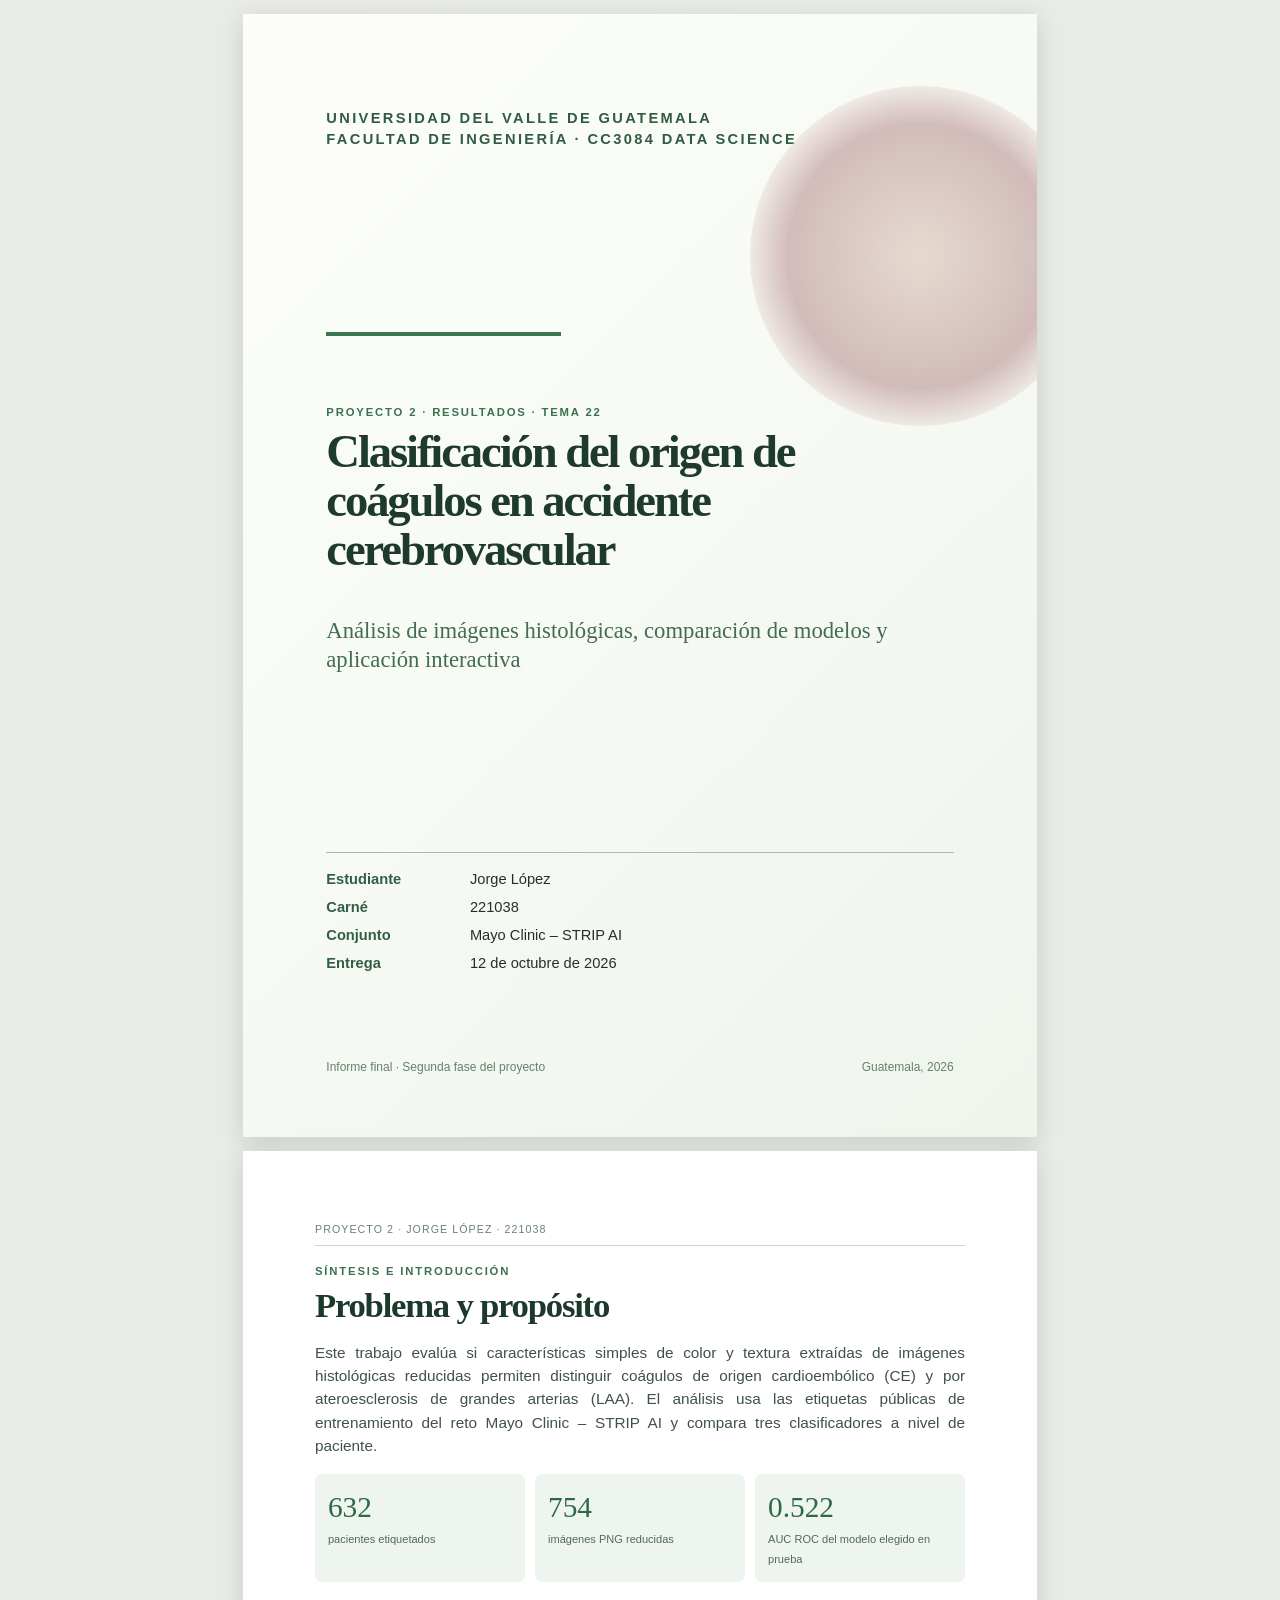
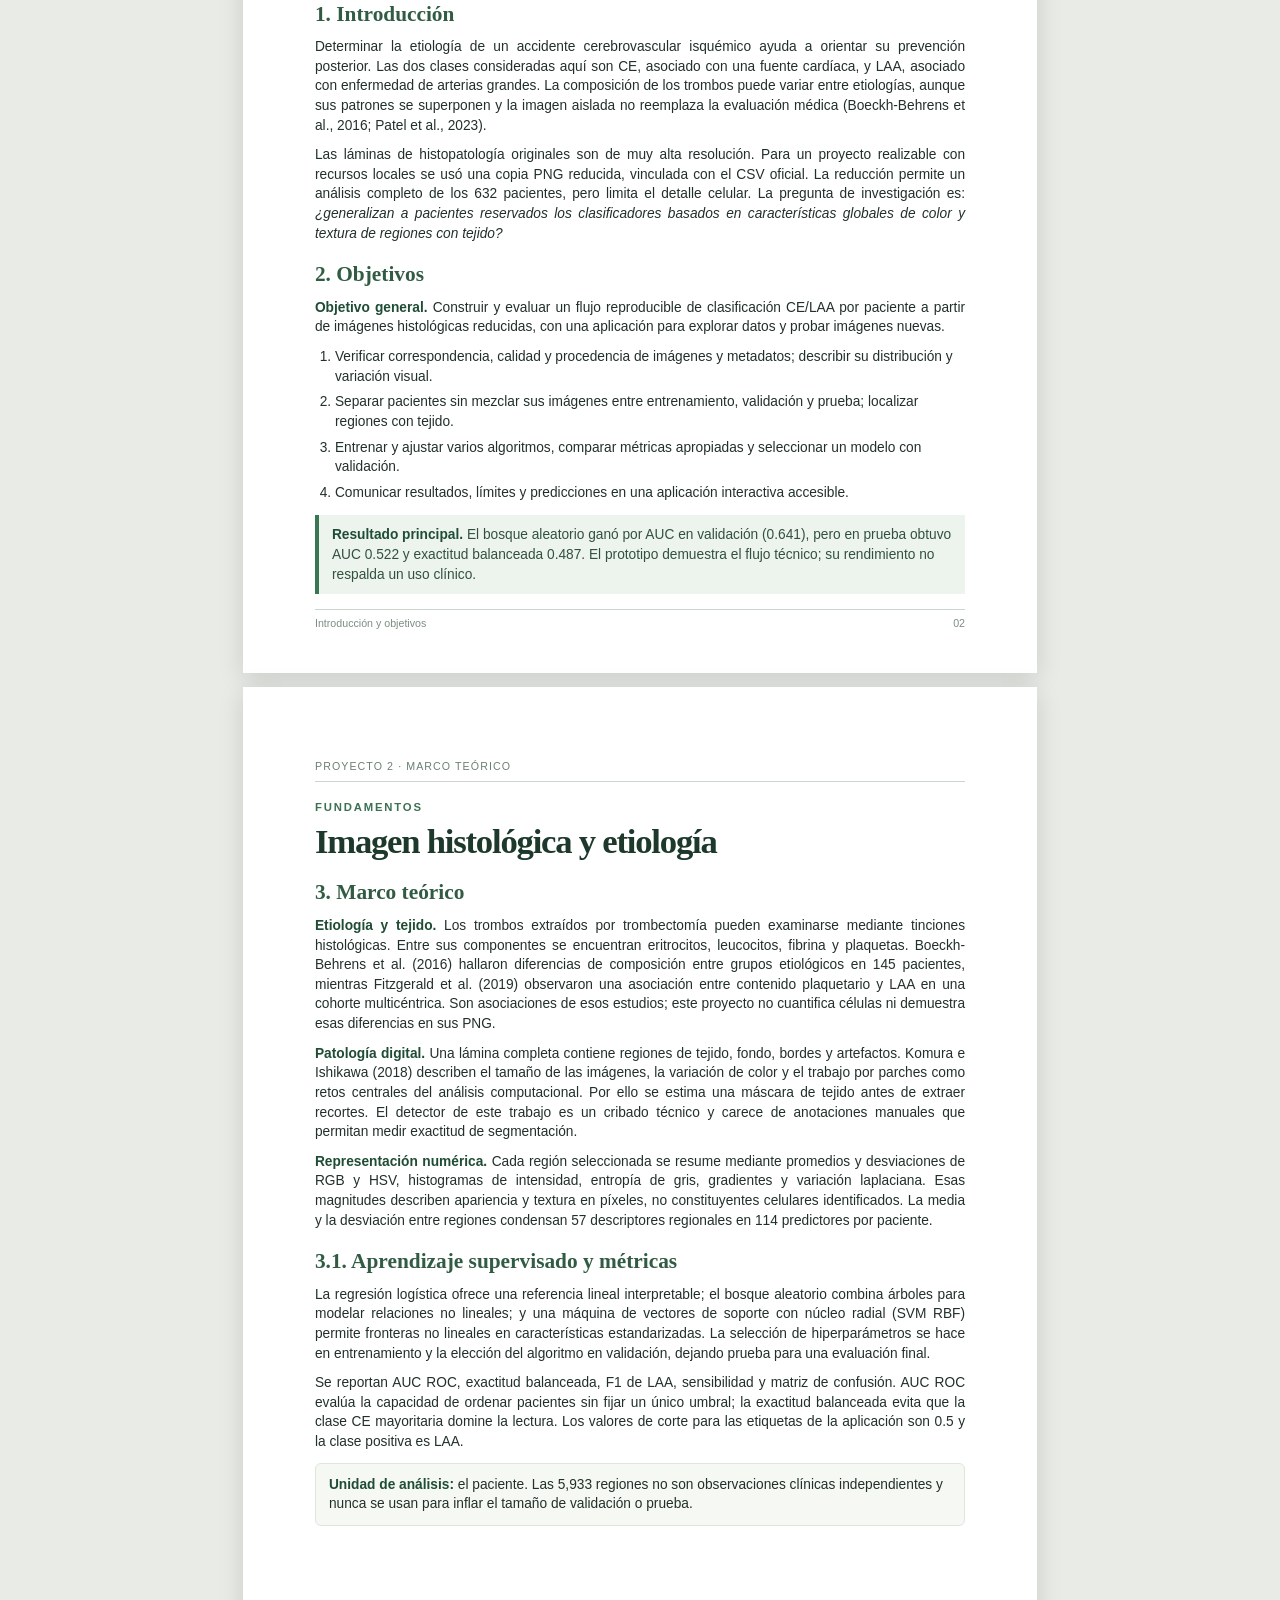
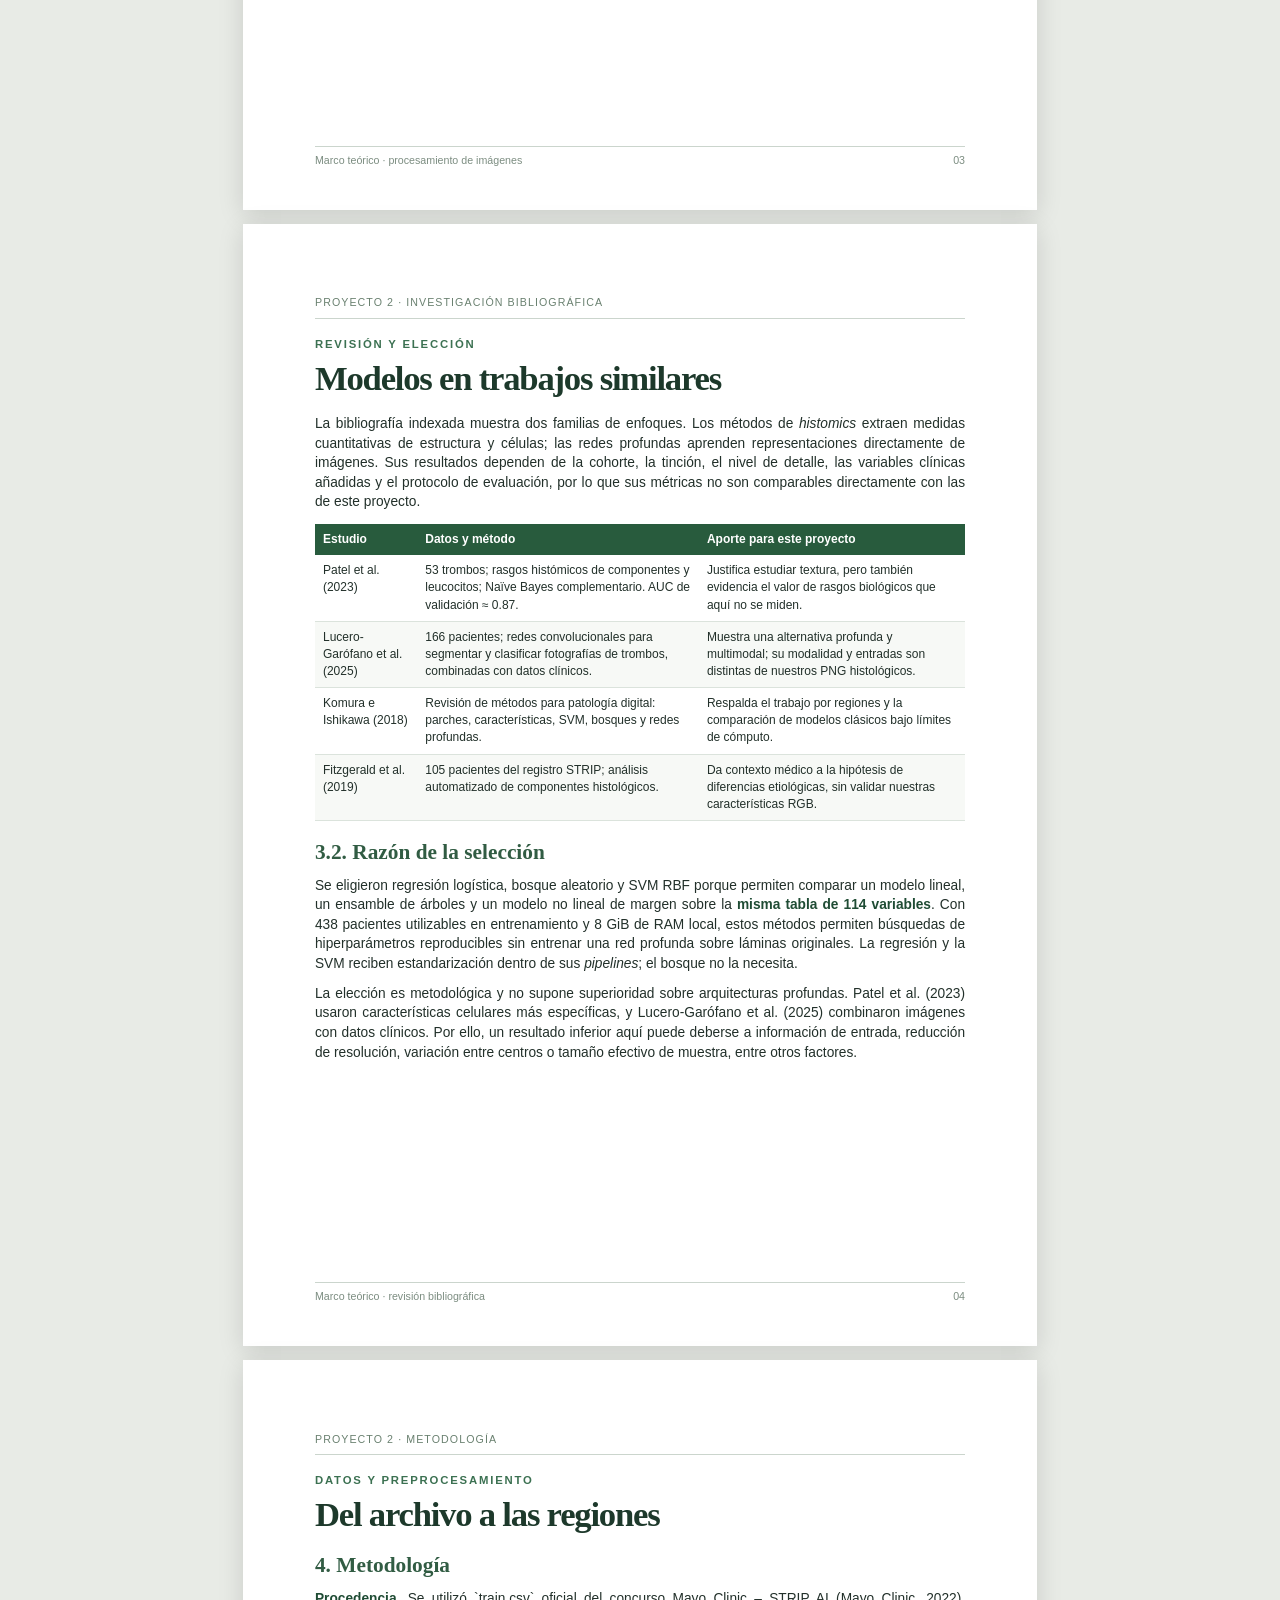
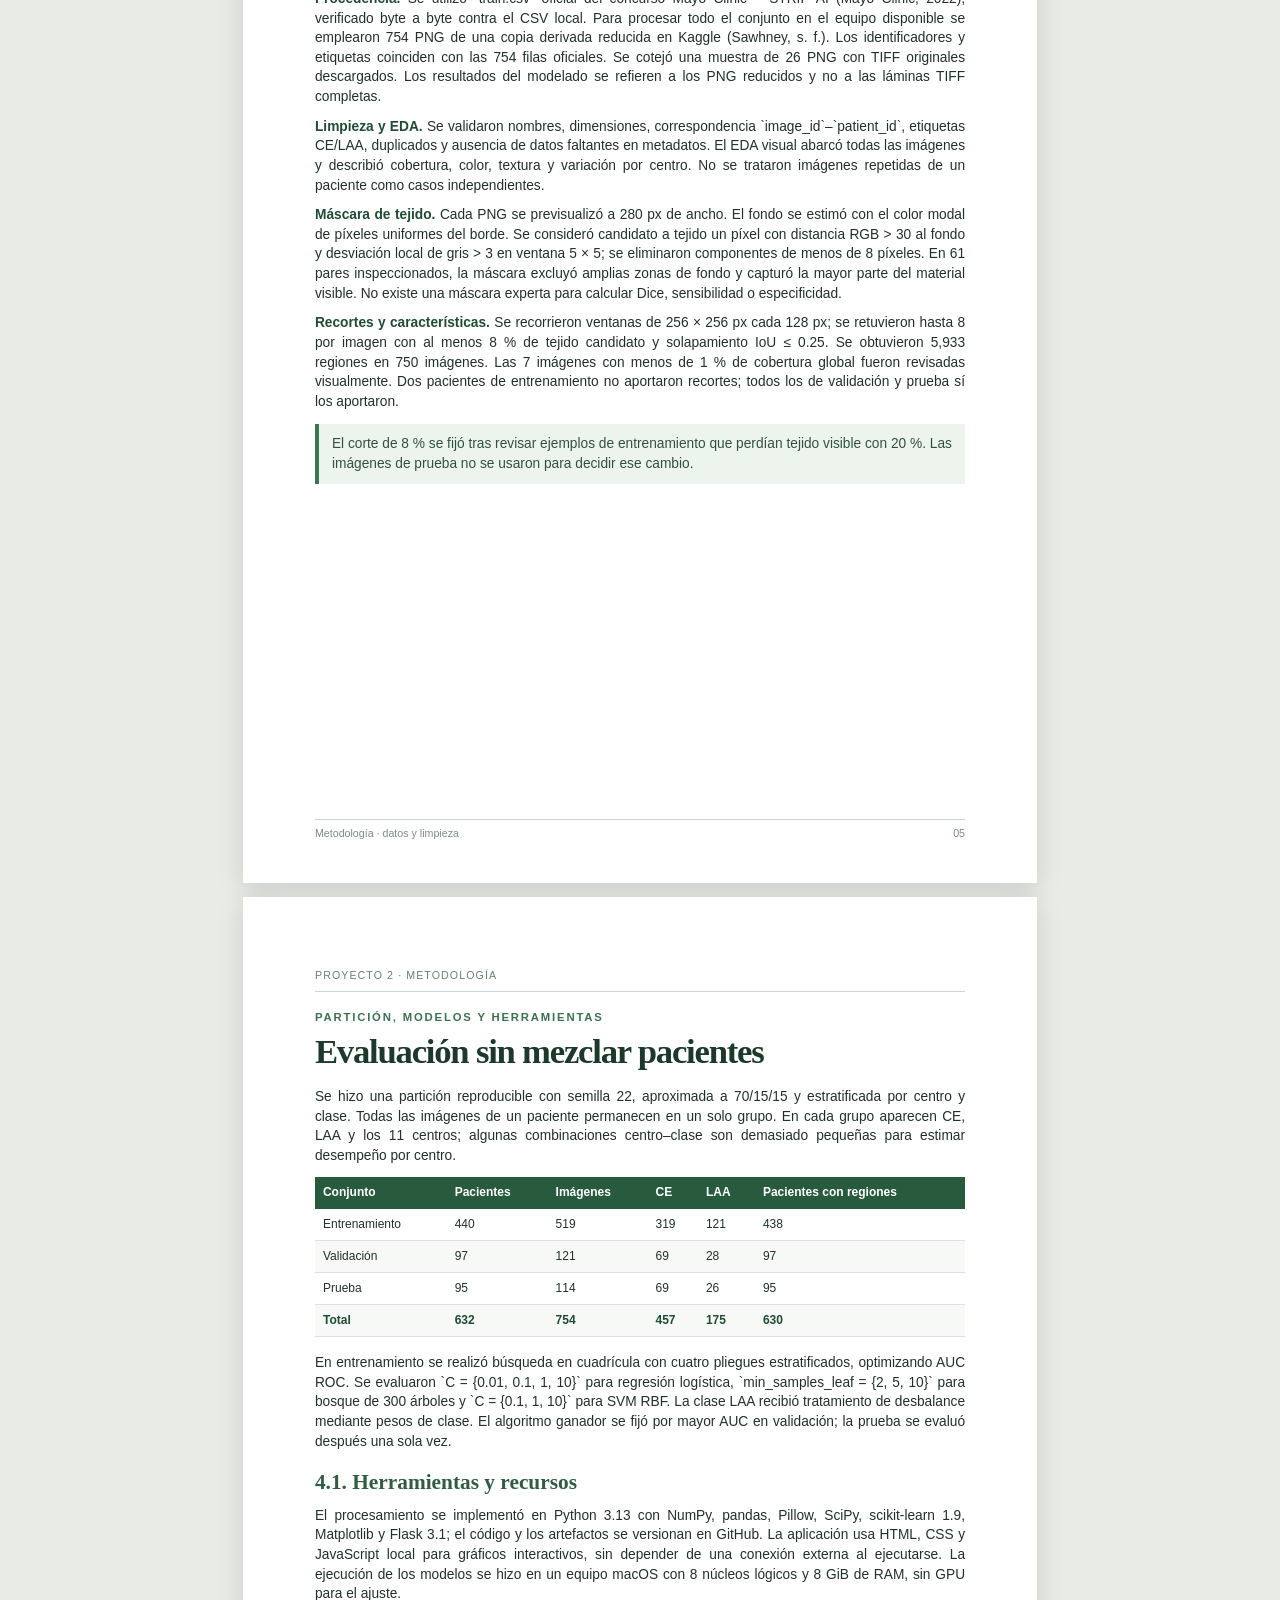
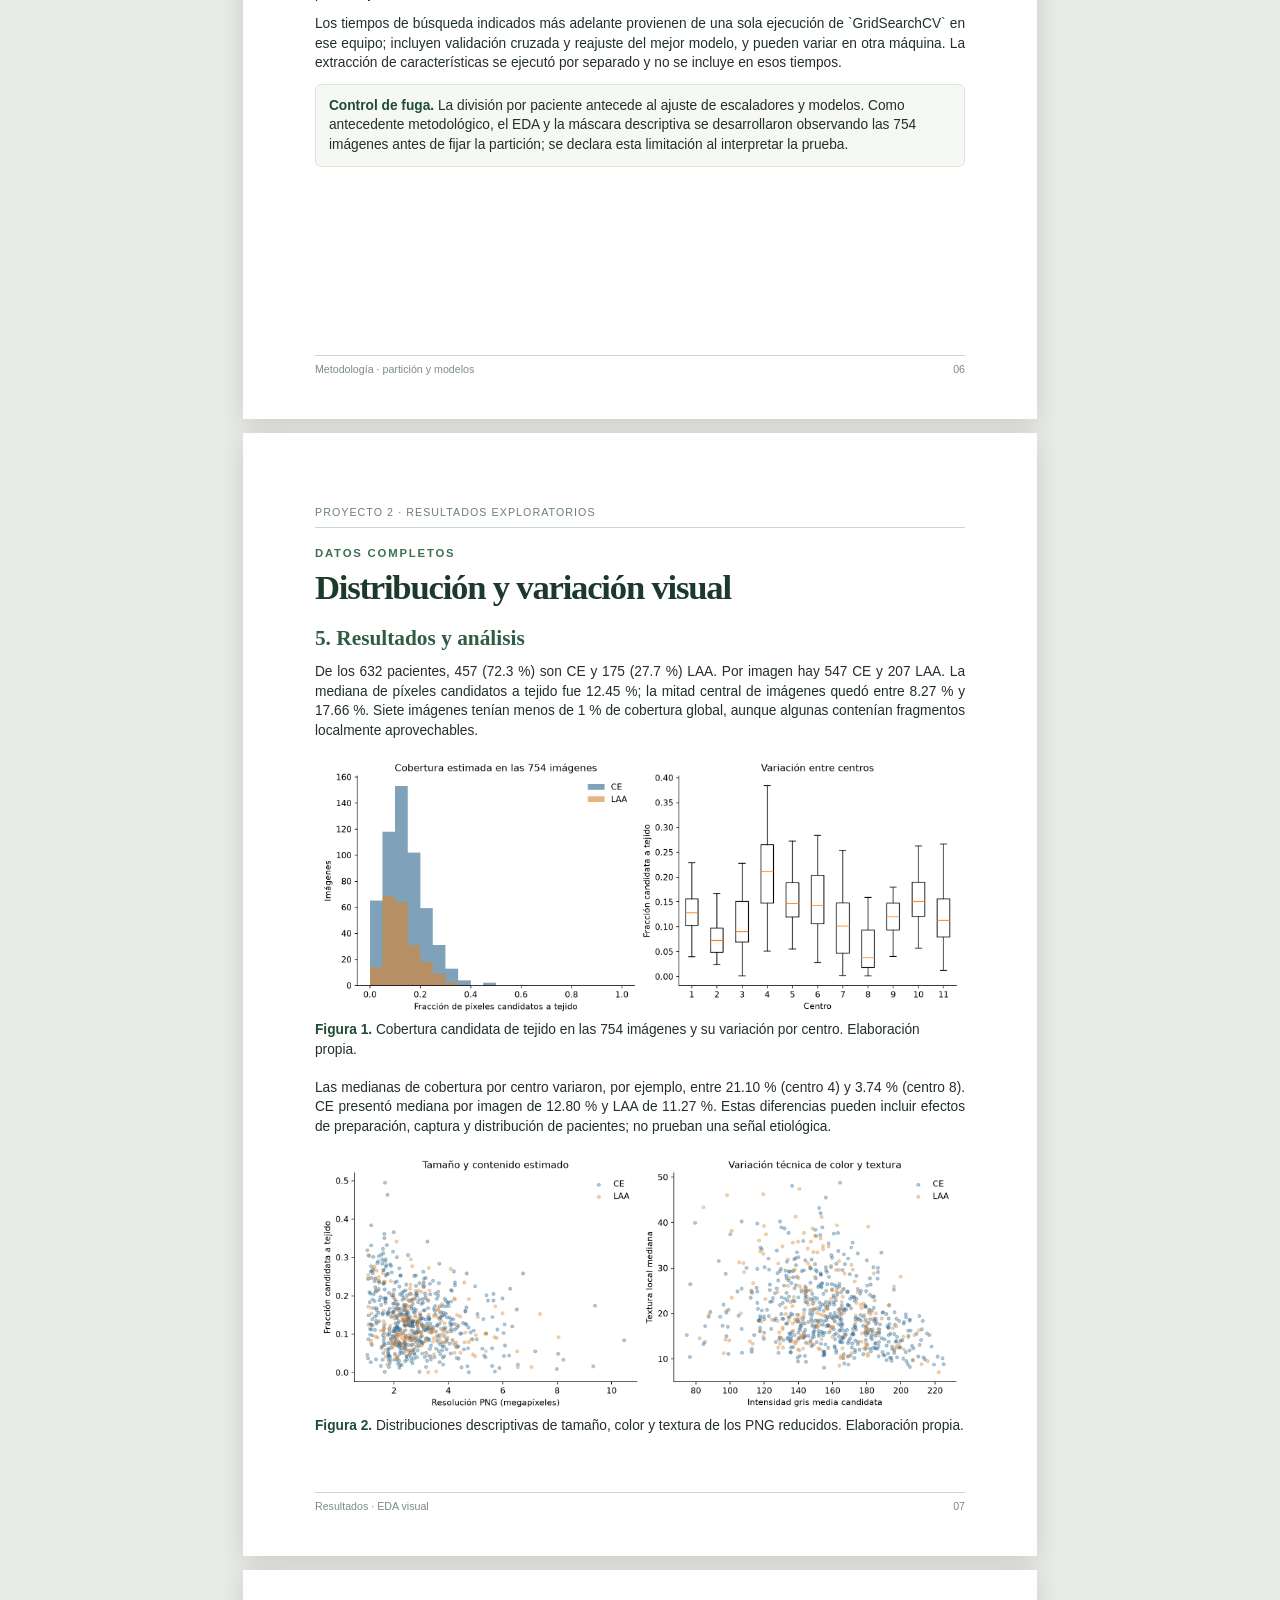
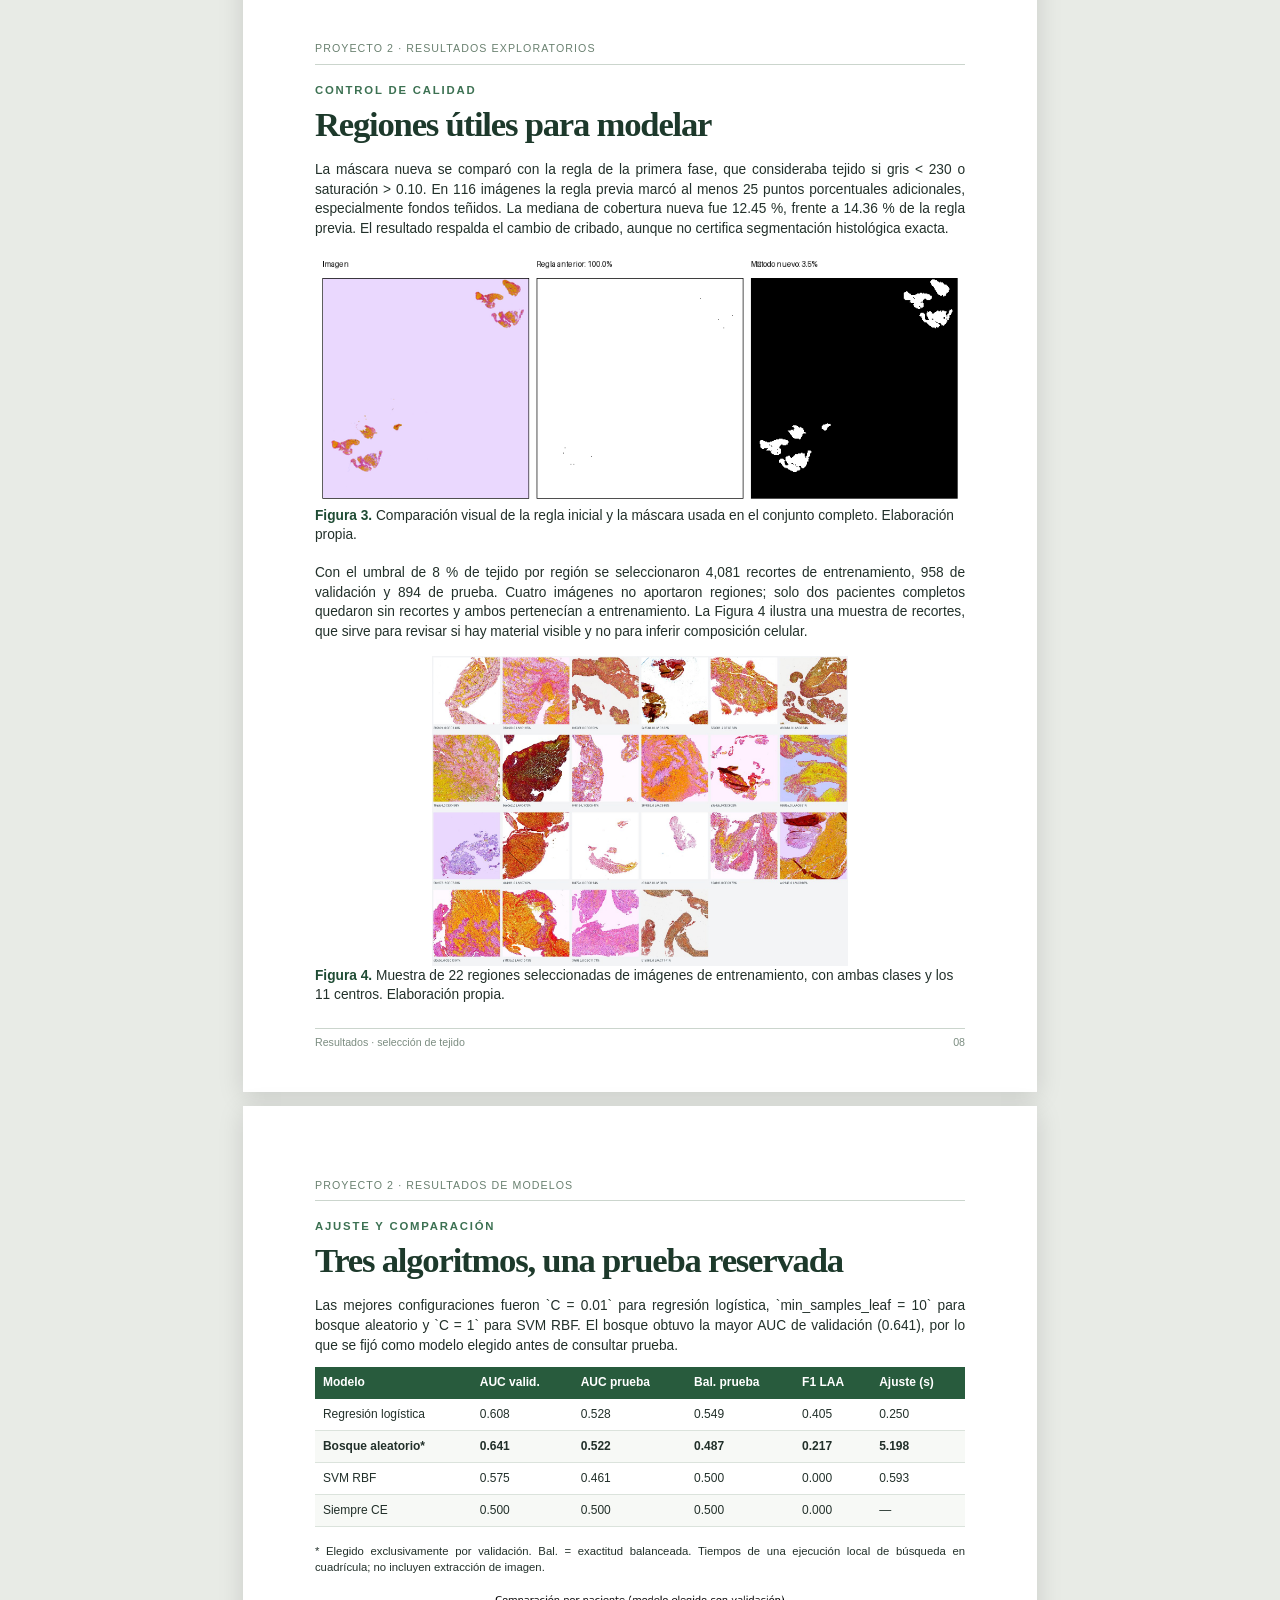
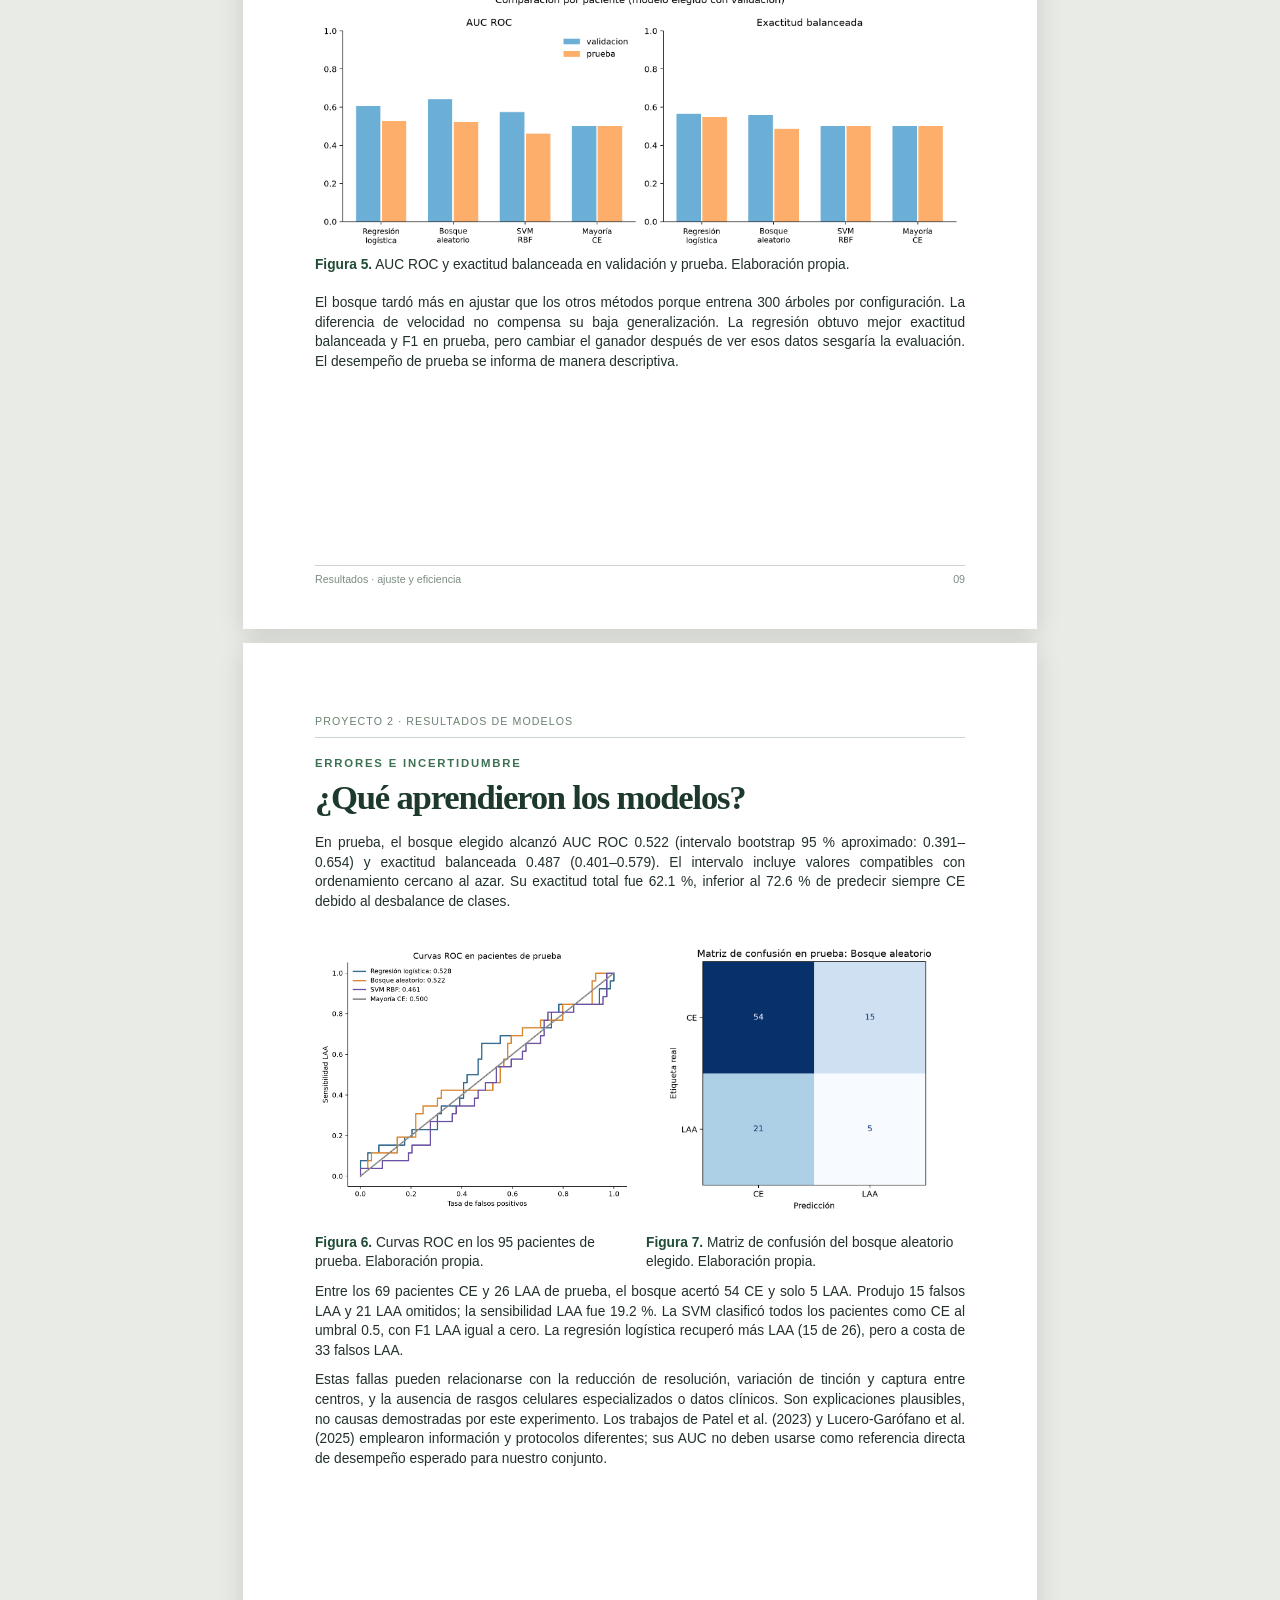
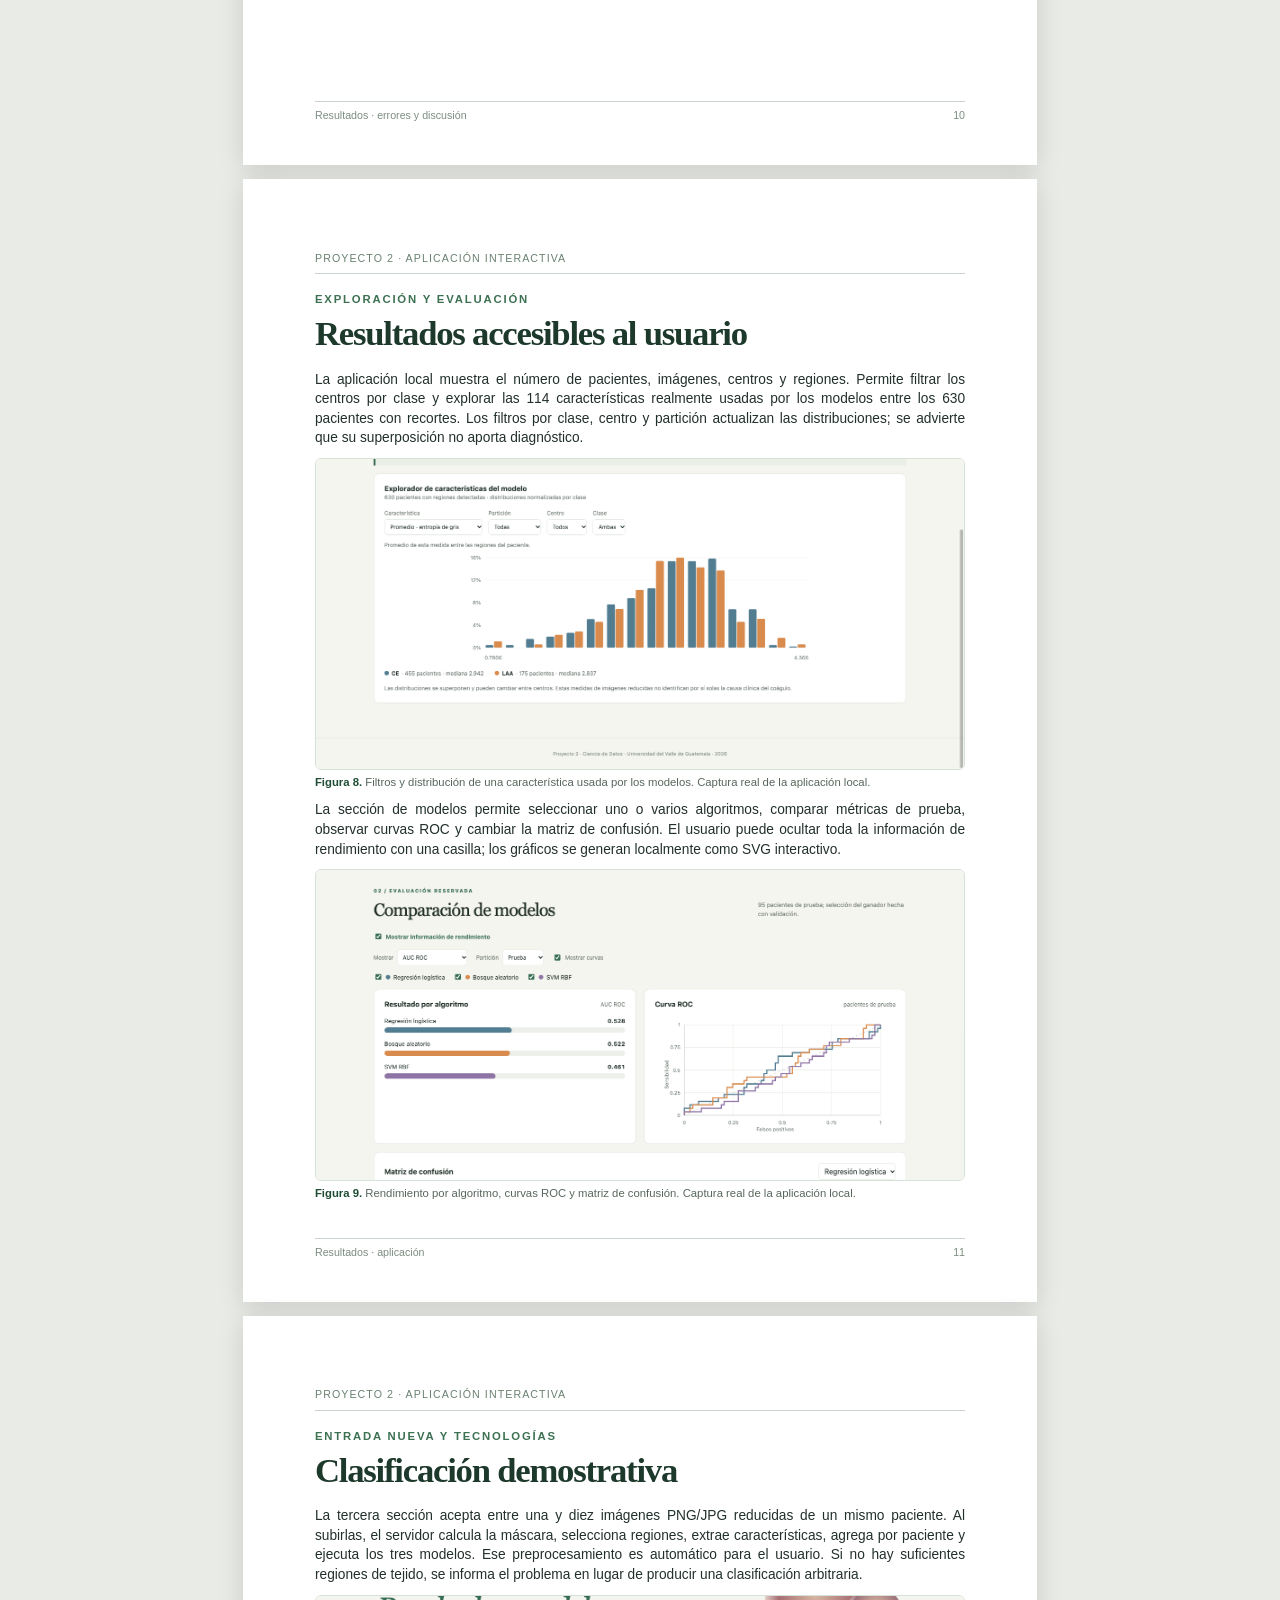
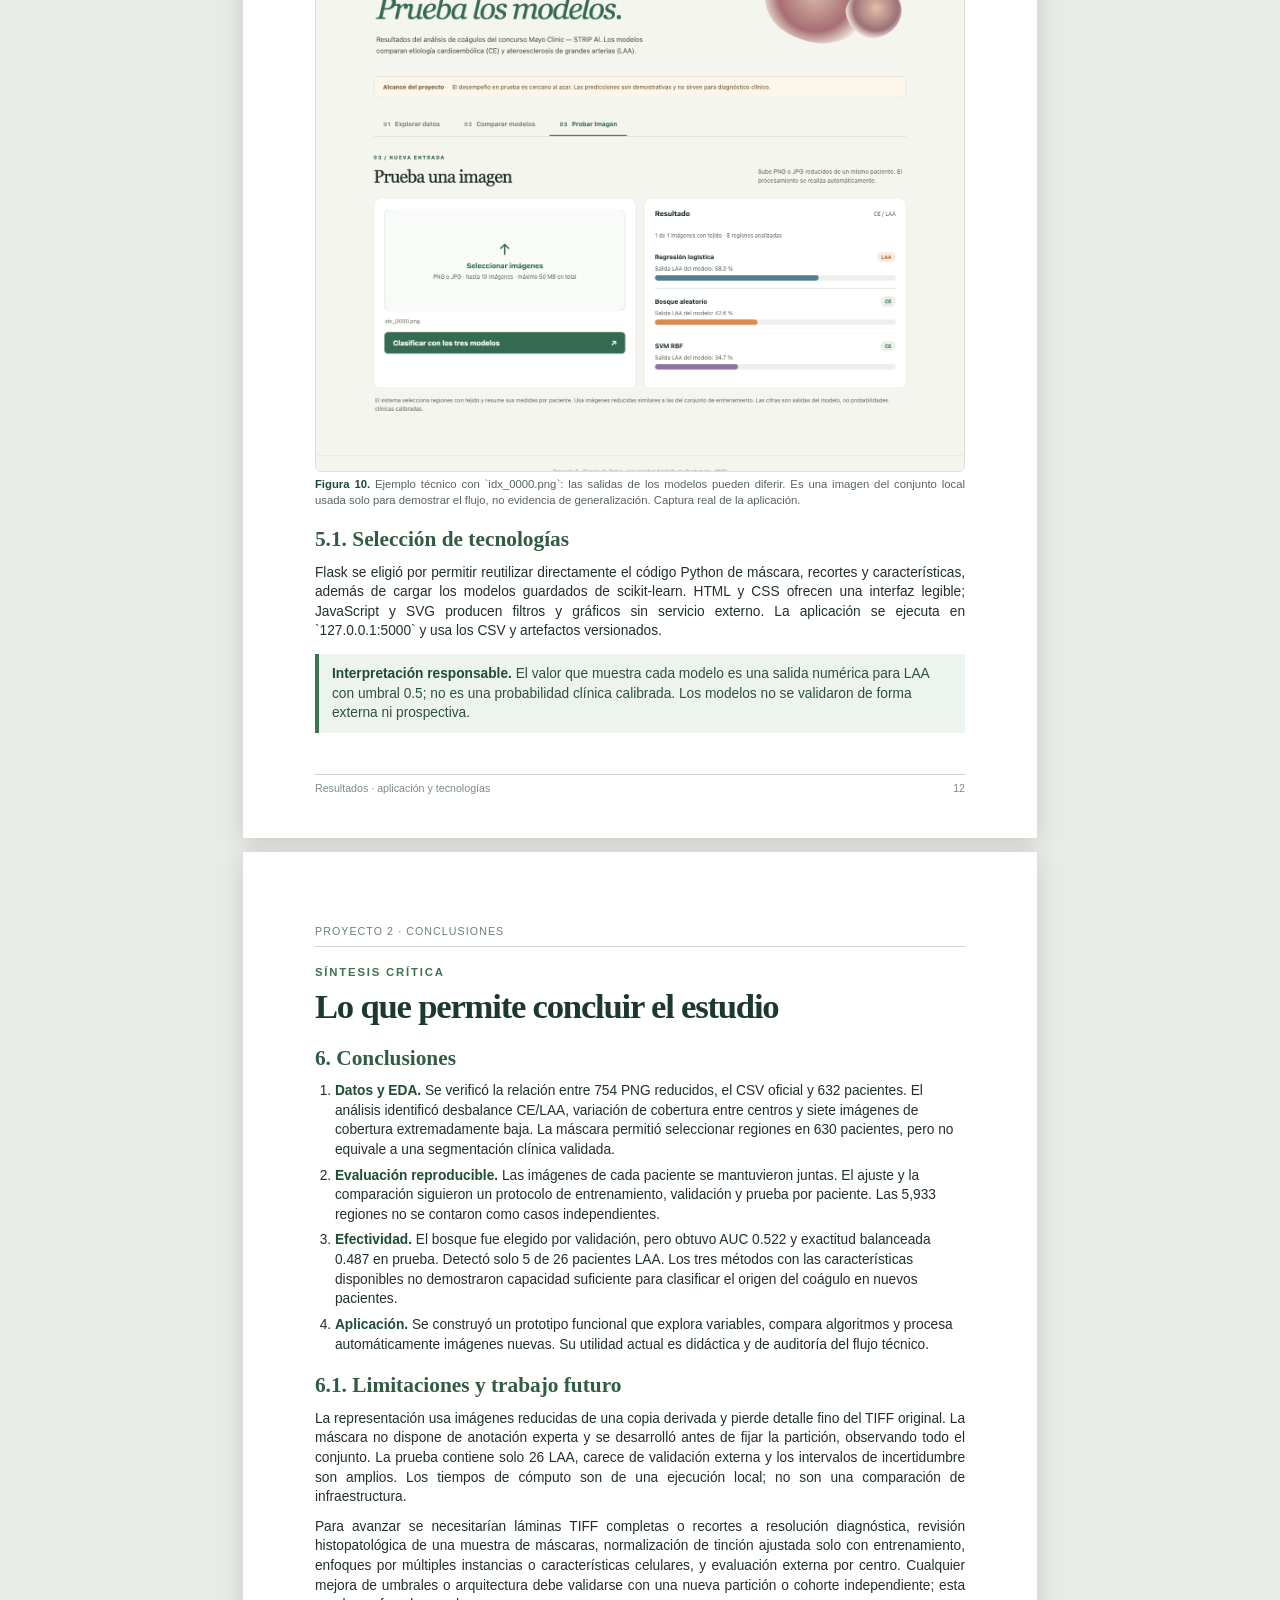
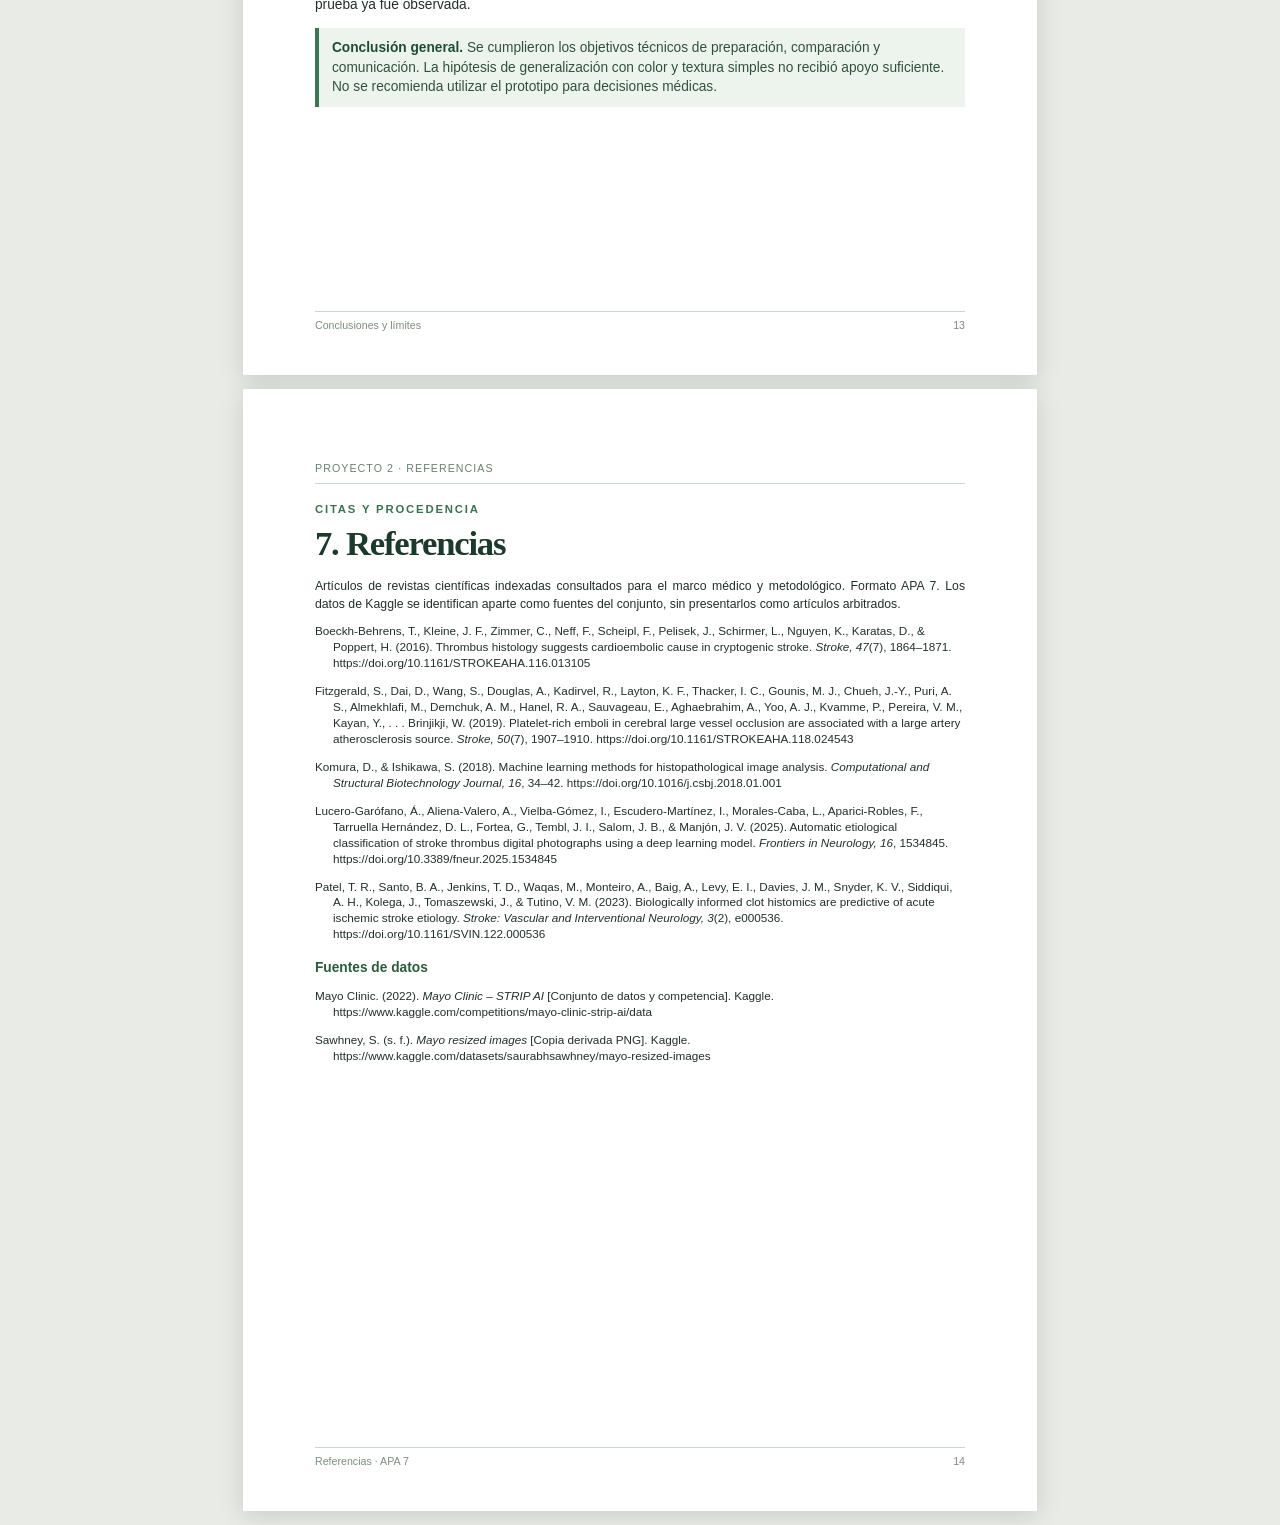
<file: entregables/final/INFORME_FINAL_PROYECTO2.html>
<!doctype html>
<html lang="es">
<head>
<meta charset="utf-8">
<title>Informe final · Proyecto 2 · Jorge López</title>
<style>
@page{size:A4;margin:0}*{box-sizing:border-box}html,body{margin:0}body{background:#e8ebe6;color:#22302a;font-family:Arial,Helvetica,sans-serif;font-size:10.3pt;line-height:1.43}.sheet{width:210mm;height:297mm;padding:19mm 19mm 17mm;background:white;margin:14px auto;position:relative;overflow:hidden;box-shadow:0 5px 24px #0002;break-after:page}.sheet:last-child{break-after:auto}.running{font-size:8pt;letter-spacing:.1em;text-transform:uppercase;color:#6a8170;border-bottom:1px solid #cbd5cd;padding-bottom:7px;margin-bottom:17px}.footer{position:absolute;bottom:11mm;left:19mm;right:19mm;border-top:1px solid #cbd5cd;padding-top:6px;color:#7c8d81;font-size:8pt;display:flex;justify-content:space-between}.kicker{color:#3c7152;text-transform:uppercase;letter-spacing:.16em;font-size:8.5pt;font-weight:bold;margin:0 0 7px}.title{font-family:Georgia,serif;font-size:26pt;line-height:1.1;letter-spacing:-.035em;color:#1d392b;margin:0 0 17px}.sub{font-family:Georgia,serif;font-size:16pt;color:#315c43;margin:16px 0 8px}.minor{font-size:10.5pt;font-weight:bold;color:#2a5c3d;margin:14px 0 5px}p{margin:0 0 10px;text-align:justify}ul,ol{margin:5px 0 11px;padding-left:20px}li{margin:0 0 6px}strong{color:#1f4c34}.lead{font-size:11.5pt;line-height:1.52;color:#3f5245}.callout{border-left:4px solid #3a7652;background:#edf4ee;padding:10px 13px;margin:13px 0;color:#31513e}.soft{background:#f6f8f4;border:1px solid #dce6dc;padding:11px 13px;border-radius:6px;margin:11px 0}.fig{margin:14px 0 18px}.fig img{width:100%;height:auto;display:block;object-fit:contain}.fig.compact img{max-height:82mm}.fig.medium img{max-height:95mm}#region-page .fig.medium img{max-height:82mm}.fig.tall img{max-height:115mm}.figcaption{font-size:8.5pt;line-height:1.36;color:#58675c;margin-top:5px}.twocol{display:grid;grid-template-columns:1fr 1fr;gap:12px}.metrics{display:grid;grid-template-columns:repeat(3,1fr);gap:10px;margin:17px 0}.metric{background:#eef4ee;padding:13px;border-radius:7px}.metric b{display:block;font-family:Georgia,serif;font-size:22pt;color:#2e6849;font-weight:normal}.metric span{font-size:8.3pt;color:#526a58}.table{width:100%;border-collapse:collapse;font-size:9pt;margin:12px 0 16px}.table th{background:#285b3d;color:white;text-align:left;padding:7px 8px;font-weight:600}.table td{border-bottom:1px solid #dbe3dc;padding:7px 8px;vertical-align:top}.table tr:nth-child(even) td{background:#f7f9f6}.table .best td{font-weight:bold;background:#ecf4ed}.small{font-size:9.2pt}.tiny{font-size:8.5pt}.ref{font-size:8.8pt;line-height:1.36;margin:0 0 12px;padding-left:18px;text-indent:-18px;overflow-wrap:anywhere;text-align:left}.refs-title{margin-bottom:16px}.cover{background:linear-gradient(135deg,#fdfefb 0%,#eff4ed 100%);padding:25mm 22mm}.cover .mark{font-size:11pt;letter-spacing:.16em;color:#315c43;font-weight:bold}.cover .rule{height:4px;background:#3b7652;width:62mm;margin:48mm 0 18mm}.cover h1{font-family:Georgia,serif;font-size:35pt;letter-spacing:-.045em;line-height:1.05;color:#1e3a2c;margin:0 0 11mm}.cover .subtitle{font-family:Georgia,serif;font-size:17pt;color:#426d50;line-height:1.3}.cover .details{position:absolute;bottom:42mm;left:22mm;right:22mm;border-top:1px solid #a8bba9;padding-top:13px;font-size:11pt;line-height:1.9}.cover .details b{display:inline-block;width:38mm;color:#315f44}.cover .bottom{position:absolute;bottom:16mm;left:22mm;right:22mm;font-size:9pt;color:#66806b;display:flex;justify-content:space-between}.figrow{display:grid;grid-template-columns:1fr 1fr;gap:12px}.figrow .fig{margin:5px 0 10px}.figrow img{height:81mm;object-fit:contain}.screen{border:1px solid #d8e1d8;border-radius:6px;overflow:hidden}.screen img{width:100%;display:block}.screen.crop img{height:82mm;object-fit:cover;object-position:top}.screen.feature img{object-position:bottom}.page-note{font-size:8.5pt;color:#637367}.ref-head{margin-top:16px;font-weight:bold;color:#2a5c3d}@media print{body{background:#fff}.sheet{margin:0;box-shadow:none;print-color-adjust:exact;-webkit-print-color-adjust:exact}}
.cover .circle{position:absolute;width:90mm;height:90mm;border-radius:50%;background:radial-gradient(circle,#d5bbab,#ad7e80 55%,#efe6df 73%,transparent 75%);right:-14mm;top:19mm;opacity:.5}
</style>
</head>
<body>
<section class="sheet cover">
 <div class="circle"></div><div class="mark">UNIVERSIDAD DEL VALLE DE GUATEMALA<br>FACULTAD DE INGENIERÍA · CC3084 DATA SCIENCE</div>
 <div class="rule"></div><p class="kicker">Proyecto 2 · Resultados · Tema 22</p>
 <h1>Clasificación del origen de coágulos en accidente cerebrovascular</h1>
 <div class="subtitle">Análisis de imágenes histológicas, comparación de modelos y aplicación interactiva</div>
 <div class="details"><div><b>Estudiante</b>Jorge López</div><div><b>Carné</b>221038</div><div><b>Conjunto</b>Mayo Clinic – STRIP AI</div><div><b>Entrega</b>12 de octubre de 2026</div></div>
 <div class="bottom"><span>Informe final · Segunda fase del proyecto</span><span>Guatemala, 2026</span></div>
</section>

<section class="sheet"><div class="running">Proyecto 2 · Jorge López · 221038</div><p class="kicker">Síntesis e introducción</p><h2 class="title">Problema y propósito</h2>
 <p class="lead">Este trabajo evalúa si características simples de color y textura extraídas de imágenes histológicas reducidas permiten distinguir coágulos de origen cardioembólico (CE) y por ateroesclerosis de grandes arterias (LAA). El análisis usa las etiquetas públicas de entrenamiento del reto Mayo Clinic – STRIP AI y compara tres clasificadores a nivel de paciente.</p>
 <div class="metrics"><div class="metric"><b>632</b><span>pacientes etiquetados</span></div><div class="metric"><b>754</b><span>imágenes PNG reducidas</span></div><div class="metric"><b>0.522</b><span>AUC ROC del modelo elegido en prueba</span></div></div>
 <h3 class="sub">1. Introducción</h3>
 <p>Determinar la etiología de un accidente cerebrovascular isquémico ayuda a orientar su prevención posterior. Las dos clases consideradas aquí son CE, asociado con una fuente cardíaca, y LAA, asociado con enfermedad de arterias grandes. La composición de los trombos puede variar entre etiologías, aunque sus patrones se superponen y la imagen aislada no reemplaza la evaluación médica (Boeckh-Behrens et al., 2016; Patel et al., 2023).</p>
 <p>Las láminas de histopatología originales son de muy alta resolución. Para un proyecto realizable con recursos locales se usó una copia PNG reducida, vinculada con el CSV oficial. La reducción permite un análisis completo de los 632 pacientes, pero limita el detalle celular. La pregunta de investigación es: <em>¿generalizan a pacientes reservados los clasificadores basados en características globales de color y textura de regiones con tejido?</em></p>
 <h3 class="sub">2. Objetivos</h3>
 <p><strong>Objetivo general.</strong> Construir y evaluar un flujo reproducible de clasificación CE/LAA por paciente a partir de imágenes histológicas reducidas, con una aplicación para explorar datos y probar imágenes nuevas.</p>
 <ol><li>Verificar correspondencia, calidad y procedencia de imágenes y metadatos; describir su distribución y variación visual.</li><li>Separar pacientes sin mezclar sus imágenes entre entrenamiento, validación y prueba; localizar regiones con tejido.</li><li>Entrenar y ajustar varios algoritmos, comparar métricas apropiadas y seleccionar un modelo con validación.</li><li>Comunicar resultados, límites y predicciones en una aplicación interactiva accesible.</li></ol>
 <div class="callout"><strong>Resultado principal.</strong> El bosque aleatorio ganó por AUC en validación (0.641), pero en prueba obtuvo AUC 0.522 y exactitud balanceada 0.487. El prototipo demuestra el flujo técnico; su rendimiento no respalda un uso clínico.</div>
 <div class="footer"><span>Introducción y objetivos</span><span>02</span></div>
</section>

<section class="sheet"><div class="running">Proyecto 2 · Marco teórico</div><p class="kicker">Fundamentos</p><h2 class="title">Imagen histológica y etiología</h2>
 <h3 class="sub">3. Marco teórico</h3>
 <p><strong>Etiología y tejido.</strong> Los trombos extraídos por trombectomía pueden examinarse mediante tinciones histológicas. Entre sus componentes se encuentran eritrocitos, leucocitos, fibrina y plaquetas. Boeckh-Behrens et al. (2016) hallaron diferencias de composición entre grupos etiológicos en 145 pacientes, mientras Fitzgerald et al. (2019) observaron una asociación entre contenido plaquetario y LAA en una cohorte multicéntrica. Son asociaciones de esos estudios; este proyecto no cuantifica células ni demuestra esas diferencias en sus PNG.</p>
 <p><strong>Patología digital.</strong> Una lámina completa contiene regiones de tejido, fondo, bordes y artefactos. Komura e Ishikawa (2018) describen el tamaño de las imágenes, la variación de color y el trabajo por parches como retos centrales del análisis computacional. Por ello se estima una máscara de tejido antes de extraer recortes. El detector de este trabajo es un cribado técnico y carece de anotaciones manuales que permitan medir exactitud de segmentación.</p>
 <p><strong>Representación numérica.</strong> Cada región seleccionada se resume mediante promedios y desviaciones de RGB y HSV, histogramas de intensidad, entropía de gris, gradientes y variación laplaciana. Esas magnitudes describen apariencia y textura en píxeles, no constituyentes celulares identificados. La media y la desviación entre regiones condensan 57 descriptores regionales en 114 predictores por paciente.</p>
 <h3 class="sub">3.1. Aprendizaje supervisado y métricas</h3>
 <p>La regresión logística ofrece una referencia lineal interpretable; el bosque aleatorio combina árboles para modelar relaciones no lineales; y una máquina de vectores de soporte con núcleo radial (SVM RBF) permite fronteras no lineales en características estandarizadas. La selección de hiperparámetros se hace en entrenamiento y la elección del algoritmo en validación, dejando prueba para una evaluación final.</p>
 <p>Se reportan AUC ROC, exactitud balanceada, F1 de LAA, sensibilidad y matriz de confusión. AUC ROC evalúa la capacidad de ordenar pacientes sin fijar un único umbral; la exactitud balanceada evita que la clase CE mayoritaria domine la lectura. Los valores de corte para las etiquetas de la aplicación son 0.5 y la clase positiva es LAA.</p>
 <div class="soft"><strong>Unidad de análisis:</strong> el paciente. Las 5,933 regiones no son observaciones clínicas independientes y nunca se usan para inflar el tamaño de validación o prueba.</div>
 <div class="footer"><span>Marco teórico · procesamiento de imágenes</span><span>03</span></div>
</section>

<section class="sheet"><div class="running">Proyecto 2 · Investigación bibliográfica</div><p class="kicker">Revisión y elección</p><h2 class="title">Modelos en trabajos similares</h2>
 <p>La bibliografía indexada muestra dos familias de enfoques. Los métodos de <em>histomics</em> extraen medidas cuantitativas de estructura y células; las redes profundas aprenden representaciones directamente de imágenes. Sus resultados dependen de la cohorte, la tinción, el nivel de detalle, las variables clínicas añadidas y el protocolo de evaluación, por lo que sus métricas no son comparables directamente con las de este proyecto.</p>
 <table class="table"><thead><tr><th>Estudio</th><th>Datos y método</th><th>Aporte para este proyecto</th></tr></thead><tbody>
 <tr><td>Patel et al. (2023)</td><td>53 trombos; rasgos histómicos de componentes y leucocitos; Naïve Bayes complementario. AUC de validación ≈ 0.87.</td><td>Justifica estudiar textura, pero también evidencia el valor de rasgos biológicos que aquí no se miden.</td></tr>
 <tr><td>Lucero-Garófano et al. (2025)</td><td>166 pacientes; redes convolucionales para segmentar y clasificar fotografías de trombos, combinadas con datos clínicos.</td><td>Muestra una alternativa profunda y multimodal; su modalidad y entradas son distintas de nuestros PNG histológicos.</td></tr>
 <tr><td>Komura e Ishikawa (2018)</td><td>Revisión de métodos para patología digital: parches, características, SVM, bosques y redes profundas.</td><td>Respalda el trabajo por regiones y la comparación de modelos clásicos bajo límites de cómputo.</td></tr>
 <tr><td>Fitzgerald et al. (2019)</td><td>105 pacientes del registro STRIP; análisis automatizado de componentes histológicos.</td><td>Da contexto médico a la hipótesis de diferencias etiológicas, sin validar nuestras características RGB.</td></tr>
 </tbody></table>
 <h3 class="sub">3.2. Razón de la selección</h3>
 <p>Se eligieron regresión logística, bosque aleatorio y SVM RBF porque permiten comparar un modelo lineal, un ensamble de árboles y un modelo no lineal de margen sobre la <strong>misma tabla de 114 variables</strong>. Con 438 pacientes utilizables en entrenamiento y 8 GiB de RAM local, estos métodos permiten búsquedas de hiperparámetros reproducibles sin entrenar una red profunda sobre láminas originales. La regresión y la SVM reciben estandarización dentro de sus <em>pipelines</em>; el bosque no la necesita.</p>
 <p>La elección es metodológica y no supone superioridad sobre arquitecturas profundas. Patel et al. (2023) usaron características celulares más específicas, y Lucero-Garófano et al. (2025) combinaron imágenes con datos clínicos. Por ello, un resultado inferior aquí puede deberse a información de entrada, reducción de resolución, variación entre centros o tamaño efectivo de muestra, entre otros factores.</p>
 <div class="footer"><span>Marco teórico · revisión bibliográfica</span><span>04</span></div>
</section>

<section class="sheet"><div class="running">Proyecto 2 · Metodología</div><p class="kicker">Datos y preprocesamiento</p><h2 class="title">Del archivo a las regiones</h2>
 <h3 class="sub">4. Metodología</h3>
 <p><strong>Procedencia.</strong> Se utilizó `train.csv` oficial del concurso Mayo Clinic – STRIP AI (Mayo Clinic, 2022), verificado byte a byte contra el CSV local. Para procesar todo el conjunto en el equipo disponible se emplearon 754 PNG de una copia derivada reducida en Kaggle (Sawhney, s. f.). Los identificadores y etiquetas coinciden con las 754 filas oficiales. Se cotejó una muestra de 26 PNG con TIFF originales descargados. Los resultados del modelado se refieren a los PNG reducidos y no a las láminas TIFF completas.</p>
 <p><strong>Limpieza y EDA.</strong> Se validaron nombres, dimensiones, correspondencia `image_id`–`patient_id`, etiquetas CE/LAA, duplicados y ausencia de datos faltantes en metadatos. El EDA visual abarcó todas las imágenes y describió cobertura, color, textura y variación por centro. No se trataron imágenes repetidas de un paciente como casos independientes.</p>
 <p><strong>Máscara de tejido.</strong> Cada PNG se previsualizó a 280 px de ancho. El fondo se estimó con el color modal de píxeles uniformes del borde. Se consideró candidato a tejido un píxel con distancia RGB &gt; 30 al fondo y desviación local de gris &gt; 3 en ventana 5 × 5; se eliminaron componentes de menos de 8 píxeles. En 61 pares inspeccionados, la máscara excluyó amplias zonas de fondo y capturó la mayor parte del material visible. No existe una máscara experta para calcular Dice, sensibilidad o especificidad.</p>
 <p><strong>Recortes y características.</strong> Se recorrieron ventanas de 256 × 256 px cada 128 px; se retuvieron hasta 8 por imagen con al menos 8 % de tejido candidato y solapamiento IoU ≤ 0.25. Se obtuvieron 5,933 regiones en 750 imágenes. Las 7 imágenes con menos de 1 % de cobertura global fueron revisadas visualmente. Dos pacientes de entrenamiento no aportaron recortes; todos los de validación y prueba sí los aportaron.</p>
 <div class="callout">El corte de 8 % se fijó tras revisar ejemplos de entrenamiento que perdían tejido visible con 20 %. Las imágenes de prueba no se usaron para decidir ese cambio.</div>
 <div class="footer"><span>Metodología · datos y limpieza</span><span>05</span></div>
</section>

<section class="sheet"><div class="running">Proyecto 2 · Metodología</div><p class="kicker">Partición, modelos y herramientas</p><h2 class="title">Evaluación sin mezclar pacientes</h2>
 <p>Se hizo una partición reproducible con semilla 22, aproximada a 70/15/15 y estratificada por centro y clase. Todas las imágenes de un paciente permanecen en un solo grupo. En cada grupo aparecen CE, LAA y los 11 centros; algunas combinaciones centro–clase son demasiado pequeñas para estimar desempeño por centro.</p>
 <table class="table"><thead><tr><th>Conjunto</th><th>Pacientes</th><th>Imágenes</th><th>CE</th><th>LAA</th><th>Pacientes con regiones</th></tr></thead><tbody>
 <tr><td>Entrenamiento</td><td>440</td><td>519</td><td>319</td><td>121</td><td>438</td></tr><tr><td>Validación</td><td>97</td><td>121</td><td>69</td><td>28</td><td>97</td></tr><tr><td>Prueba</td><td>95</td><td>114</td><td>69</td><td>26</td><td>95</td></tr><tr><td><strong>Total</strong></td><td><strong>632</strong></td><td><strong>754</strong></td><td><strong>457</strong></td><td><strong>175</strong></td><td><strong>630</strong></td></tr>
 </tbody></table>
 <p>En entrenamiento se realizó búsqueda en cuadrícula con cuatro pliegues estratificados, optimizando AUC ROC. Se evaluaron `C = {0.01, 0.1, 1, 10}` para regresión logística, `min_samples_leaf = {2, 5, 10}` para bosque de 300 árboles y `C = {0.1, 1, 10}` para SVM RBF. La clase LAA recibió tratamiento de desbalance mediante pesos de clase. El algoritmo ganador se fijó por mayor AUC en validación; la prueba se evaluó después una sola vez.</p>
 <h3 class="sub">4.1. Herramientas y recursos</h3>
 <p>El procesamiento se implementó en Python 3.13 con NumPy, pandas, Pillow, SciPy, scikit-learn 1.9, Matplotlib y Flask 3.1; el código y los artefactos se versionan en GitHub. La aplicación usa HTML, CSS y JavaScript local para gráficos interactivos, sin depender de una conexión externa al ejecutarse. La ejecución de los modelos se hizo en un equipo macOS con 8 núcleos lógicos y 8 GiB de RAM, sin GPU para el ajuste.</p>
 <p>Los tiempos de búsqueda indicados más adelante provienen de una sola ejecución de `GridSearchCV` en ese equipo; incluyen validación cruzada y reajuste del mejor modelo, y pueden variar en otra máquina. La extracción de características se ejecutó por separado y no se incluye en esos tiempos.</p>
 <div class="soft"><strong>Control de fuga.</strong> La división por paciente antecede al ajuste de escaladores y modelos. Como antecedente metodológico, el EDA y la máscara descriptiva se desarrollaron observando las 754 imágenes antes de fijar la partición; se declara esta limitación al interpretar la prueba.</div>
 <div class="footer"><span>Metodología · partición y modelos</span><span>06</span></div>
</section>

<section class="sheet"><div class="running">Proyecto 2 · Resultados exploratorios</div><p class="kicker">Datos completos</p><h2 class="title">Distribución y variación visual</h2>
 <h3 class="sub">5. Resultados y análisis</h3>
 <p>De los 632 pacientes, 457 (72.3 %) son CE y 175 (27.7 %) LAA. Por imagen hay 547 CE y 207 LAA. La mediana de píxeles candidatos a tejido fue 12.45 %; la mitad central de imágenes quedó entre 8.27 % y 17.66 %. Siete imágenes tenían menos de 1 % de cobertura global, aunque algunas contenían fragmentos localmente aprovechables.</p>
 <figure class="fig compact"><img src="../../resultados/figuras/reducidas_cobertura_tejido.png" alt="Cobertura de tejido por clase y centro"><figcaption><strong>Figura 1.</strong> Cobertura candidata de tejido en las 754 imágenes y su variación por centro. Elaboración propia.</figcaption></figure>
 <p>Las medianas de cobertura por centro variaron, por ejemplo, entre 21.10 % (centro 4) y 3.74 % (centro 8). CE presentó mediana por imagen de 12.80 % y LAA de 11.27 %. Estas diferencias pueden incluir efectos de preparación, captura y distribución de pacientes; no prueban una señal etiológica.</p>
 <figure class="fig compact"><img src="../../resultados/figuras/reducidas_color_textura.png" alt="Color y textura de imágenes reducidas"><figcaption><strong>Figura 2.</strong> Distribuciones descriptivas de tamaño, color y textura de los PNG reducidos. Elaboración propia.</figcaption></figure>
 <div class="footer"><span>Resultados · EDA visual</span><span>07</span></div>
</section>

<section class="sheet" id="region-page"><div class="running">Proyecto 2 · Resultados exploratorios</div><p class="kicker">Control de calidad</p><h2 class="title">Regiones útiles para modelar</h2>
 <p>La máscara nueva se comparó con la regla de la primera fase, que consideraba tejido si gris &lt; 230 o saturación &gt; 0.10. En 116 imágenes la regla previa marcó al menos 25 puntos porcentuales adicionales, especialmente fondos teñidos. La mediana de cobertura nueva fue 12.45 %, frente a 14.36 % de la regla previa. El resultado respalda el cambio de cribado, aunque no certifica segmentación histológica exacta.</p>
 <figure class="fig medium"><img src="../../resultados/figuras/reducidas_comparacion_mascaras.png" alt="Comparación de máscaras"><figcaption><strong>Figura 3.</strong> Comparación visual de la regla inicial y la máscara usada en el conjunto completo. Elaboración propia.</figcaption></figure>
 <p>Con el umbral de 8 % de tejido por región se seleccionaron 4,081 recortes de entrenamiento, 958 de validación y 894 de prueba. Cuatro imágenes no aportaron regiones; solo dos pacientes completos quedaron sin recortes y ambos pertenecían a entrenamiento. La Figura 4 ilustra una muestra de recortes, que sirve para revisar si hay material visible y no para inferir composición celular.</p>
 <figure class="fig medium"><img src="../../resultados/figuras/regiones_seleccionadas_muestra.jpg" alt="Muestra de regiones seleccionadas"><figcaption><strong>Figura 4.</strong> Muestra de 22 regiones seleccionadas de imágenes de entrenamiento, con ambas clases y los 11 centros. Elaboración propia.</figcaption></figure>
 <div class="footer"><span>Resultados · selección de tejido</span><span>08</span></div>
</section>

<section class="sheet"><div class="running">Proyecto 2 · Resultados de modelos</div><p class="kicker">Ajuste y comparación</p><h2 class="title">Tres algoritmos, una prueba reservada</h2>
 <p>Las mejores configuraciones fueron `C = 0.01` para regresión logística, `min_samples_leaf = 10` para bosque aleatorio y `C = 1` para SVM RBF. El bosque obtuvo la mayor AUC de validación (0.641), por lo que se fijó como modelo elegido antes de consultar prueba.</p>
 <table class="table"><thead><tr><th>Modelo</th><th>AUC valid.</th><th>AUC prueba</th><th>Bal. prueba</th><th>F1 LAA</th><th>Ajuste (s)</th></tr></thead><tbody>
 <tr><td>Regresión logística</td><td>0.608</td><td>0.528</td><td>0.549</td><td>0.405</td><td>0.250</td></tr>
 <tr class="best"><td>Bosque aleatorio*</td><td>0.641</td><td>0.522</td><td>0.487</td><td>0.217</td><td>5.198</td></tr>
 <tr><td>SVM RBF</td><td>0.575</td><td>0.461</td><td>0.500</td><td>0.000</td><td>0.593</td></tr>
 <tr><td>Siempre CE</td><td>0.500</td><td>0.500</td><td>0.500</td><td>0.000</td><td>—</td></tr>
 </tbody></table>
 <p class="tiny">* Elegido exclusivamente por validación. Bal. = exactitud balanceada. Tiempos de una ejecución local de búsqueda en cuadrícula; no incluyen extracción de imagen.</p>
 <figure class="fig medium"><img src="../../resultados/figuras/modelos/comparacion_modelos.png" alt="Comparación de métricas de modelos"><figcaption><strong>Figura 5.</strong> AUC ROC y exactitud balanceada en validación y prueba. Elaboración propia.</figcaption></figure>
 <p>El bosque tardó más en ajustar que los otros métodos porque entrena 300 árboles por configuración. La diferencia de velocidad no compensa su baja generalización. La regresión obtuvo mejor exactitud balanceada y F1 en prueba, pero cambiar el ganador después de ver esos datos sesgaría la evaluación. El desempeño de prueba se informa de manera descriptiva.</p>
 <div class="footer"><span>Resultados · ajuste y eficiencia</span><span>09</span></div>
</section>

<section class="sheet"><div class="running">Proyecto 2 · Resultados de modelos</div><p class="kicker">Errores e incertidumbre</p><h2 class="title">¿Qué aprendieron los modelos?</h2>
 <p>En prueba, el bosque elegido alcanzó AUC ROC 0.522 (intervalo bootstrap 95 % aproximado: 0.391–0.654) y exactitud balanceada 0.487 (0.401–0.579). El intervalo incluye valores compatibles con ordenamiento cercano al azar. Su exactitud total fue 62.1 %, inferior al 72.6 % de predecir siempre CE debido al desbalance de clases.</p>
 <div class="figrow"><figure class="fig"><img src="../../resultados/figuras/modelos/roc_prueba.png" alt="Curvas ROC en prueba"><figcaption><strong>Figura 6.</strong> Curvas ROC en los 95 pacientes de prueba. Elaboración propia.</figcaption></figure><figure class="fig"><img src="../../resultados/figuras/modelos/confusion_modelo_elegido.png" alt="Matriz de confusión del bosque"><figcaption><strong>Figura 7.</strong> Matriz de confusión del bosque aleatorio elegido. Elaboración propia.</figcaption></figure></div>
 <p>Entre los 69 pacientes CE y 26 LAA de prueba, el bosque acertó 54 CE y solo 5 LAA. Produjo 15 falsos LAA y 21 LAA omitidos; la sensibilidad LAA fue 19.2 %. La SVM clasificó todos los pacientes como CE al umbral 0.5, con F1 LAA igual a cero. La regresión logística recuperó más LAA (15 de 26), pero a costa de 33 falsos LAA.</p>
 <p>Estas fallas pueden relacionarse con la reducción de resolución, variación de tinción y captura entre centros, y la ausencia de rasgos celulares especializados o datos clínicos. Son explicaciones plausibles, no causas demostradas por este experimento. Los trabajos de Patel et al. (2023) y Lucero-Garófano et al. (2025) emplearon información y protocolos diferentes; sus AUC no deben usarse como referencia directa de desempeño esperado para nuestro conjunto.</p>
 <div class="footer"><span>Resultados · errores y discusión</span><span>10</span></div>
</section>

<section class="sheet"><div class="running">Proyecto 2 · Aplicación interactiva</div><p class="kicker">Exploración y evaluación</p><h2 class="title">Resultados accesibles al usuario</h2>
 <p>La aplicación local muestra el número de pacientes, imágenes, centros y regiones. Permite filtrar los centros por clase y explorar las 114 características realmente usadas por los modelos entre los 630 pacientes con recortes. Los filtros por clase, centro y partición actualizan las distribuciones; se advierte que su superposición no aporta diagnóstico.</p>
 <div class="screen crop feature"><img src="../../resultados/captura_app_caracteristicas.png" alt="Explorador de características de la aplicación"></div><p class="figcaption"><strong>Figura 8.</strong> Filtros y distribución de una característica usada por los modelos. Captura real de la aplicación local.</p>
 <p>La sección de modelos permite seleccionar uno o varios algoritmos, comparar métricas de prueba, observar curvas ROC y cambiar la matriz de confusión. El usuario puede ocultar toda la información de rendimiento con una casilla; los gráficos se generan localmente como SVG interactivo.</p>
 <div class="screen crop"><img src="../../resultados/captura_app_modelos.png" alt="Pantalla de comparación de modelos"></div><p class="figcaption"><strong>Figura 9.</strong> Rendimiento por algoritmo, curvas ROC y matriz de confusión. Captura real de la aplicación local.</p>
 <div class="footer"><span>Resultados · aplicación</span><span>11</span></div>
</section>

<section class="sheet"><div class="running">Proyecto 2 · Aplicación interactiva</div><p class="kicker">Entrada nueva y tecnologías</p><h2 class="title">Clasificación demostrativa</h2>
 <p>La tercera sección acepta entre una y diez imágenes PNG/JPG reducidas de un mismo paciente. Al subirlas, el servidor calcula la máscara, selecciona regiones, extrae características, agrega por paciente y ejecuta los tres modelos. Ese preprocesamiento es automático para el usuario. Si no hay suficientes regiones de tejido, se informa el problema en lugar de producir una clasificación arbitraria.</p>
 <div class="screen"><img src="../../resultados/captura_app_prediccion.png" alt="Pantalla de clasificación de una imagen"></div><p class="figcaption"><strong>Figura 10.</strong> Ejemplo técnico con `idx_0000.png`: las salidas de los modelos pueden diferir. Es una imagen del conjunto local usada solo para demostrar el flujo, no evidencia de generalización. Captura real de la aplicación.</p>
 <h3 class="sub">5.1. Selección de tecnologías</h3>
 <p>Flask se eligió por permitir reutilizar directamente el código Python de máscara, recortes y características, además de cargar los modelos guardados de scikit-learn. HTML y CSS ofrecen una interfaz legible; JavaScript y SVG producen filtros y gráficos sin servicio externo. La aplicación se ejecuta en `127.0.0.1:5000` y usa los CSV y artefactos versionados.</p>
 <div class="callout"><strong>Interpretación responsable.</strong> El valor que muestra cada modelo es una salida numérica para LAA con umbral 0.5; no es una probabilidad clínica calibrada. Los modelos no se validaron de forma externa ni prospectiva.</div>
 <div class="footer"><span>Resultados · aplicación y tecnologías</span><span>12</span></div>
</section>

<section class="sheet"><div class="running">Proyecto 2 · Conclusiones</div><p class="kicker">Síntesis crítica</p><h2 class="title">Lo que permite concluir el estudio</h2>
 <h3 class="sub">6. Conclusiones</h3>
 <ol><li><strong>Datos y EDA.</strong> Se verificó la relación entre 754 PNG reducidos, el CSV oficial y 632 pacientes. El análisis identificó desbalance CE/LAA, variación de cobertura entre centros y siete imágenes de cobertura extremadamente baja. La máscara permitió seleccionar regiones en 630 pacientes, pero no equivale a una segmentación clínica validada.</li>
 <li><strong>Evaluación reproducible.</strong> Las imágenes de cada paciente se mantuvieron juntas. El ajuste y la comparación siguieron un protocolo de entrenamiento, validación y prueba por paciente. Las 5,933 regiones no se contaron como casos independientes.</li>
 <li><strong>Efectividad.</strong> El bosque fue elegido por validación, pero obtuvo AUC 0.522 y exactitud balanceada 0.487 en prueba. Detectó solo 5 de 26 pacientes LAA. Los tres métodos con las características disponibles no demostraron capacidad suficiente para clasificar el origen del coágulo en nuevos pacientes.</li>
 <li><strong>Aplicación.</strong> Se construyó un prototipo funcional que explora variables, compara algoritmos y procesa automáticamente imágenes nuevas. Su utilidad actual es didáctica y de auditoría del flujo técnico.</li></ol>
 <h3 class="sub">6.1. Limitaciones y trabajo futuro</h3>
 <p>La representación usa imágenes reducidas de una copia derivada y pierde detalle fino del TIFF original. La máscara no dispone de anotación experta y se desarrolló antes de fijar la partición, observando todo el conjunto. La prueba contiene solo 26 LAA, carece de validación externa y los intervalos de incertidumbre son amplios. Los tiempos de cómputo son de una ejecución local; no son una comparación de infraestructura.</p>
 <p>Para avanzar se necesitarían láminas TIFF completas o recortes a resolución diagnóstica, revisión histopatológica de una muestra de máscaras, normalización de tinción ajustada solo con entrenamiento, enfoques por múltiples instancias o características celulares, y evaluación externa por centro. Cualquier mejora de umbrales o arquitectura debe validarse con una nueva partición o cohorte independiente; esta prueba ya fue observada.</p>
 <div class="callout"><strong>Conclusión general.</strong> Se cumplieron los objetivos técnicos de preparación, comparación y comunicación. La hipótesis de generalización con color y textura simples no recibió apoyo suficiente. No se recomienda utilizar el prototipo para decisiones médicas.</div>
 <div class="footer"><span>Conclusiones y límites</span><span>13</span></div>
</section>

<section class="sheet"><div class="running">Proyecto 2 · Referencias</div><p class="kicker">Citas y procedencia</p><h2 class="title refs-title">7. Referencias</h2>
 <p class="small">Artículos de revistas científicas indexadas consultados para el marco médico y metodológico. Formato APA 7. Los datos de Kaggle se identifican aparte como fuentes del conjunto, sin presentarlos como artículos arbitrados.</p>
 <p class="ref">Boeckh-Behrens, T., Kleine, J. F., Zimmer, C., Neff, F., Scheipl, F., Pelisek, J., Schirmer, L., Nguyen, K., Karatas, D., &amp; Poppert, H. (2016). Thrombus histology suggests cardioembolic cause in cryptogenic stroke. <em>Stroke, 47</em>(7), 1864–1871. https://doi.org/10.1161/STROKEAHA.116.013105</p>
 <p class="ref">Fitzgerald, S., Dai, D., Wang, S., Douglas, A., Kadirvel, R., Layton, K. F., Thacker, I. C., Gounis, M. J., Chueh, J.-Y., Puri, A. S., Almekhlafi, M., Demchuk, A. M., Hanel, R. A., Sauvageau, E., Aghaebrahim, A., Yoo, A. J., Kvamme, P., Pereira, V. M., Kayan, Y., . . . Brinjikji, W. (2019). Platelet-rich emboli in cerebral large vessel occlusion are associated with a large artery atherosclerosis source. <em>Stroke, 50</em>(7), 1907–1910. https://doi.org/10.1161/STROKEAHA.118.024543</p>
 <p class="ref">Komura, D., &amp; Ishikawa, S. (2018). Machine learning methods for histopathological image analysis. <em>Computational and Structural Biotechnology Journal, 16</em>, 34–42. https://doi.org/10.1016/j.csbj.2018.01.001</p>
 <p class="ref">Lucero-Garófano, Á., Aliena-Valero, A., Vielba-Gómez, I., Escudero-Martínez, I., Morales-Caba, L., Aparici-Robles, F., Tarruella Hernández, D. L., Fortea, G., Tembl, J. I., Salom, J. B., &amp; Manjón, J. V. (2025). Automatic etiological classification of stroke thrombus digital photographs using a deep learning model. <em>Frontiers in Neurology, 16</em>, 1534845. https://doi.org/10.3389/fneur.2025.1534845</p>
 <p class="ref">Patel, T. R., Santo, B. A., Jenkins, T. D., Waqas, M., Monteiro, A., Baig, A., Levy, E. I., Davies, J. M., Snyder, K. V., Siddiqui, A. H., Kolega, J., Tomaszewski, J., &amp; Tutino, V. M. (2023). Biologically informed clot histomics are predictive of acute ischemic stroke etiology. <em>Stroke: Vascular and Interventional Neurology, 3</em>(2), e000536. https://doi.org/10.1161/SVIN.122.000536</p>
 <p class="ref-head">Fuentes de datos</p>
 <p class="ref">Mayo Clinic. (2022). <em>Mayo Clinic – STRIP AI</em> [Conjunto de datos y competencia]. Kaggle. https://www.kaggle.com/competitions/mayo-clinic-strip-ai/data</p>
 <p class="ref">Sawhney, S. (s. f.). <em>Mayo resized images</em> [Copia derivada PNG]. Kaggle. https://www.kaggle.com/datasets/saurabhsawhney/mayo-resized-images</p>
 <div class="footer"><span>Referencias · APA 7</span><span>14</span></div>
</section>
</body>
</html>
</file>
